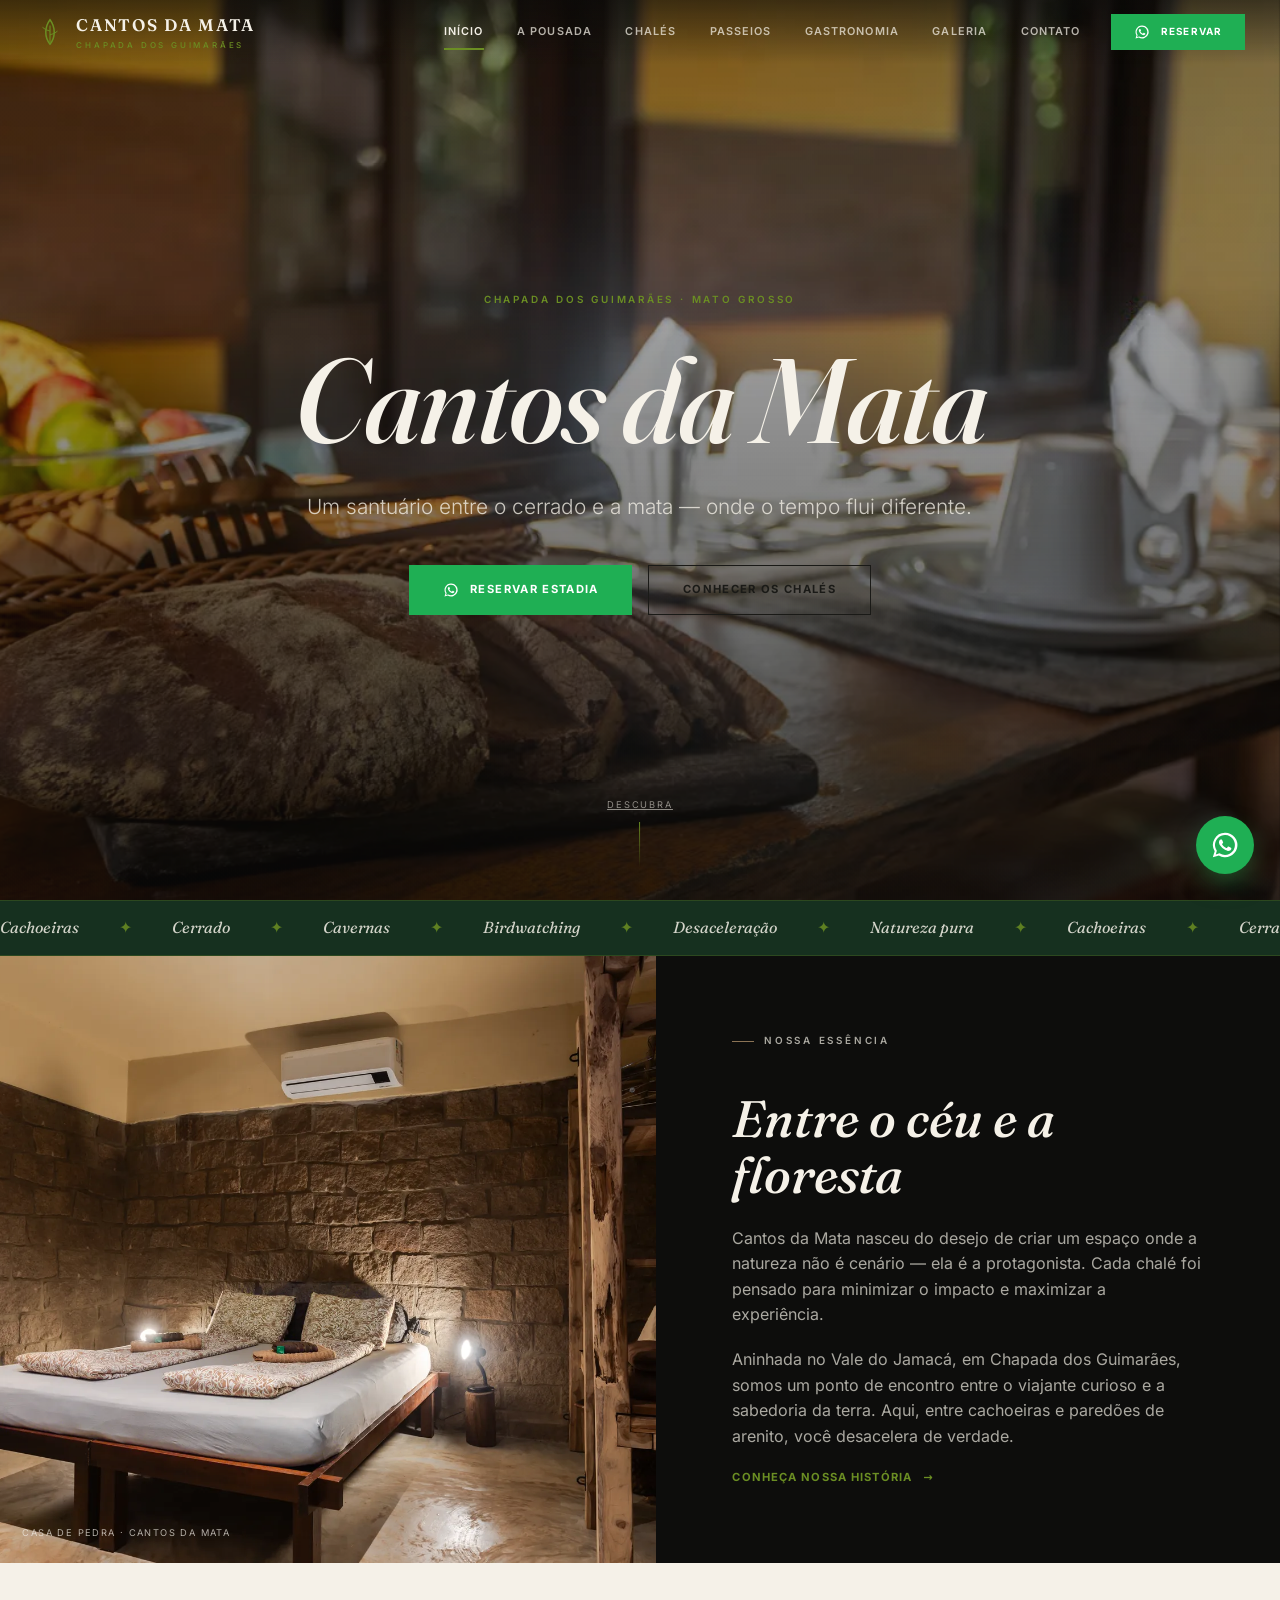
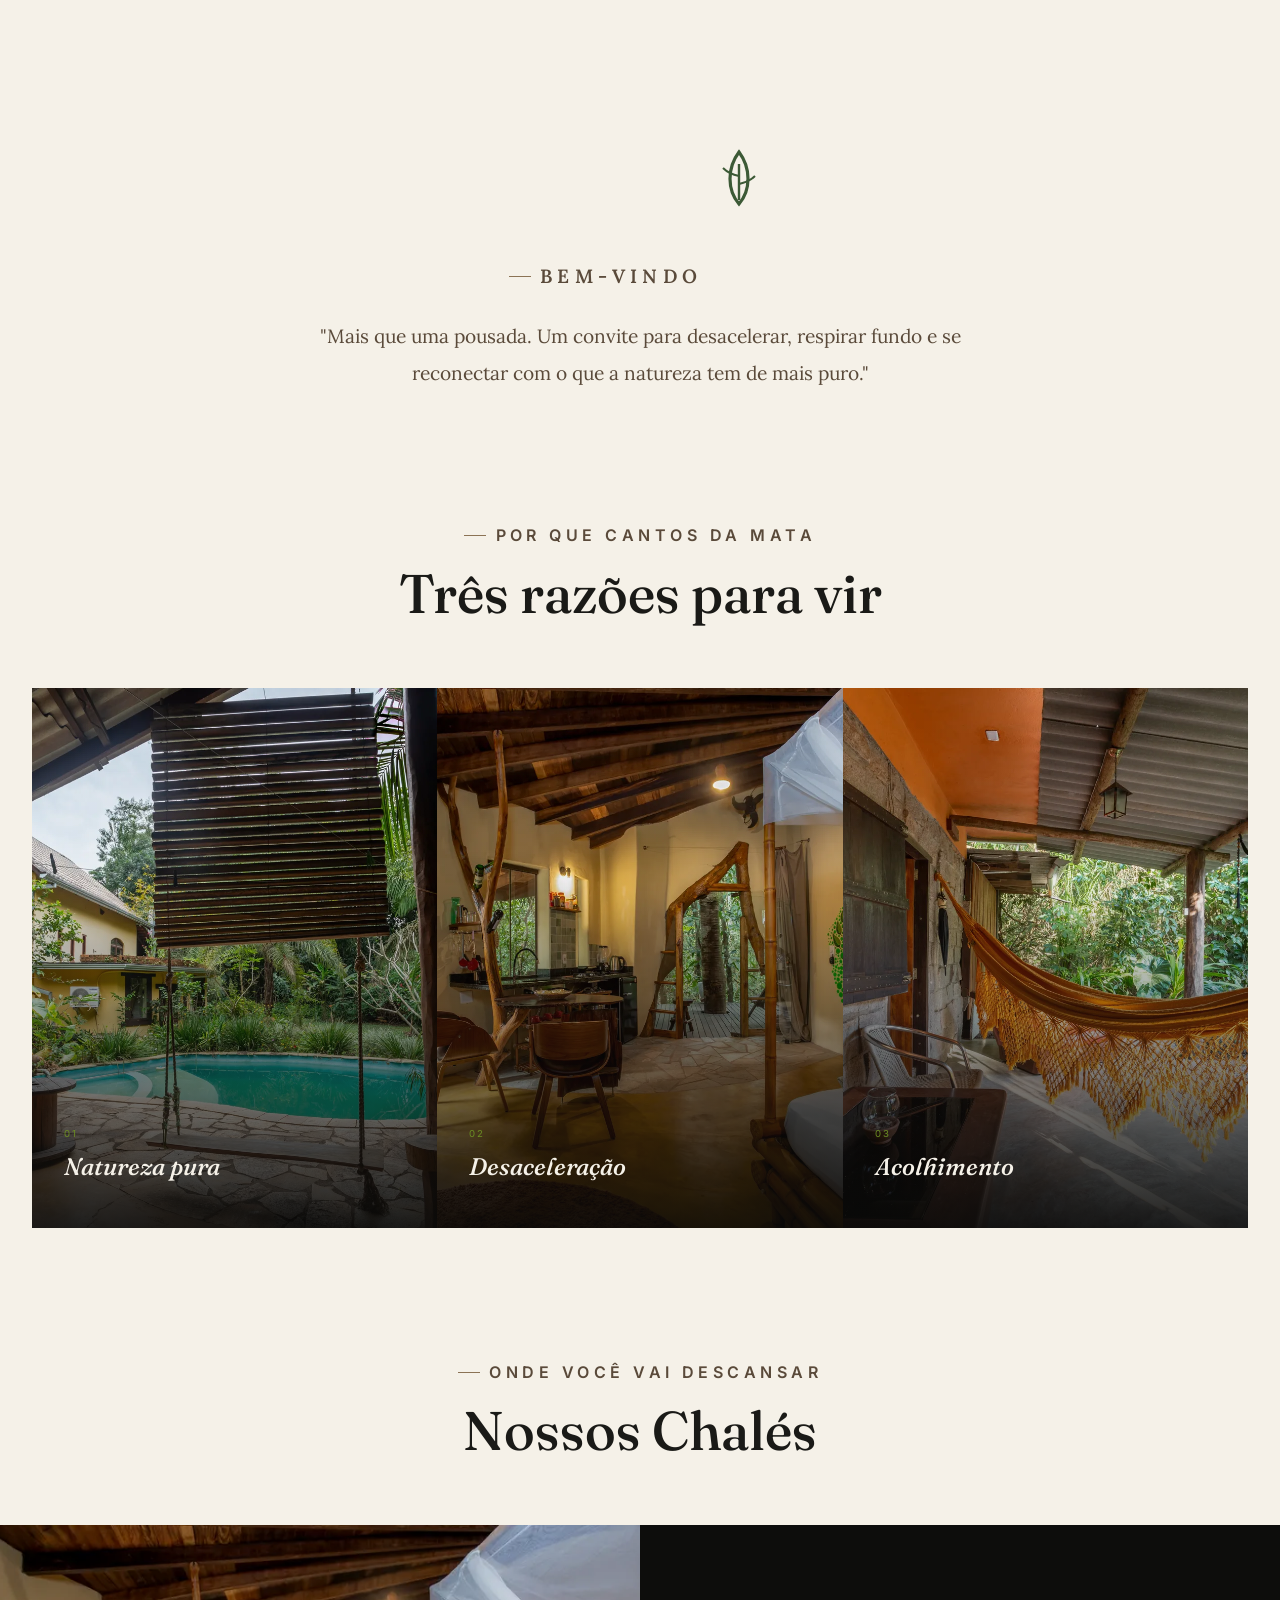
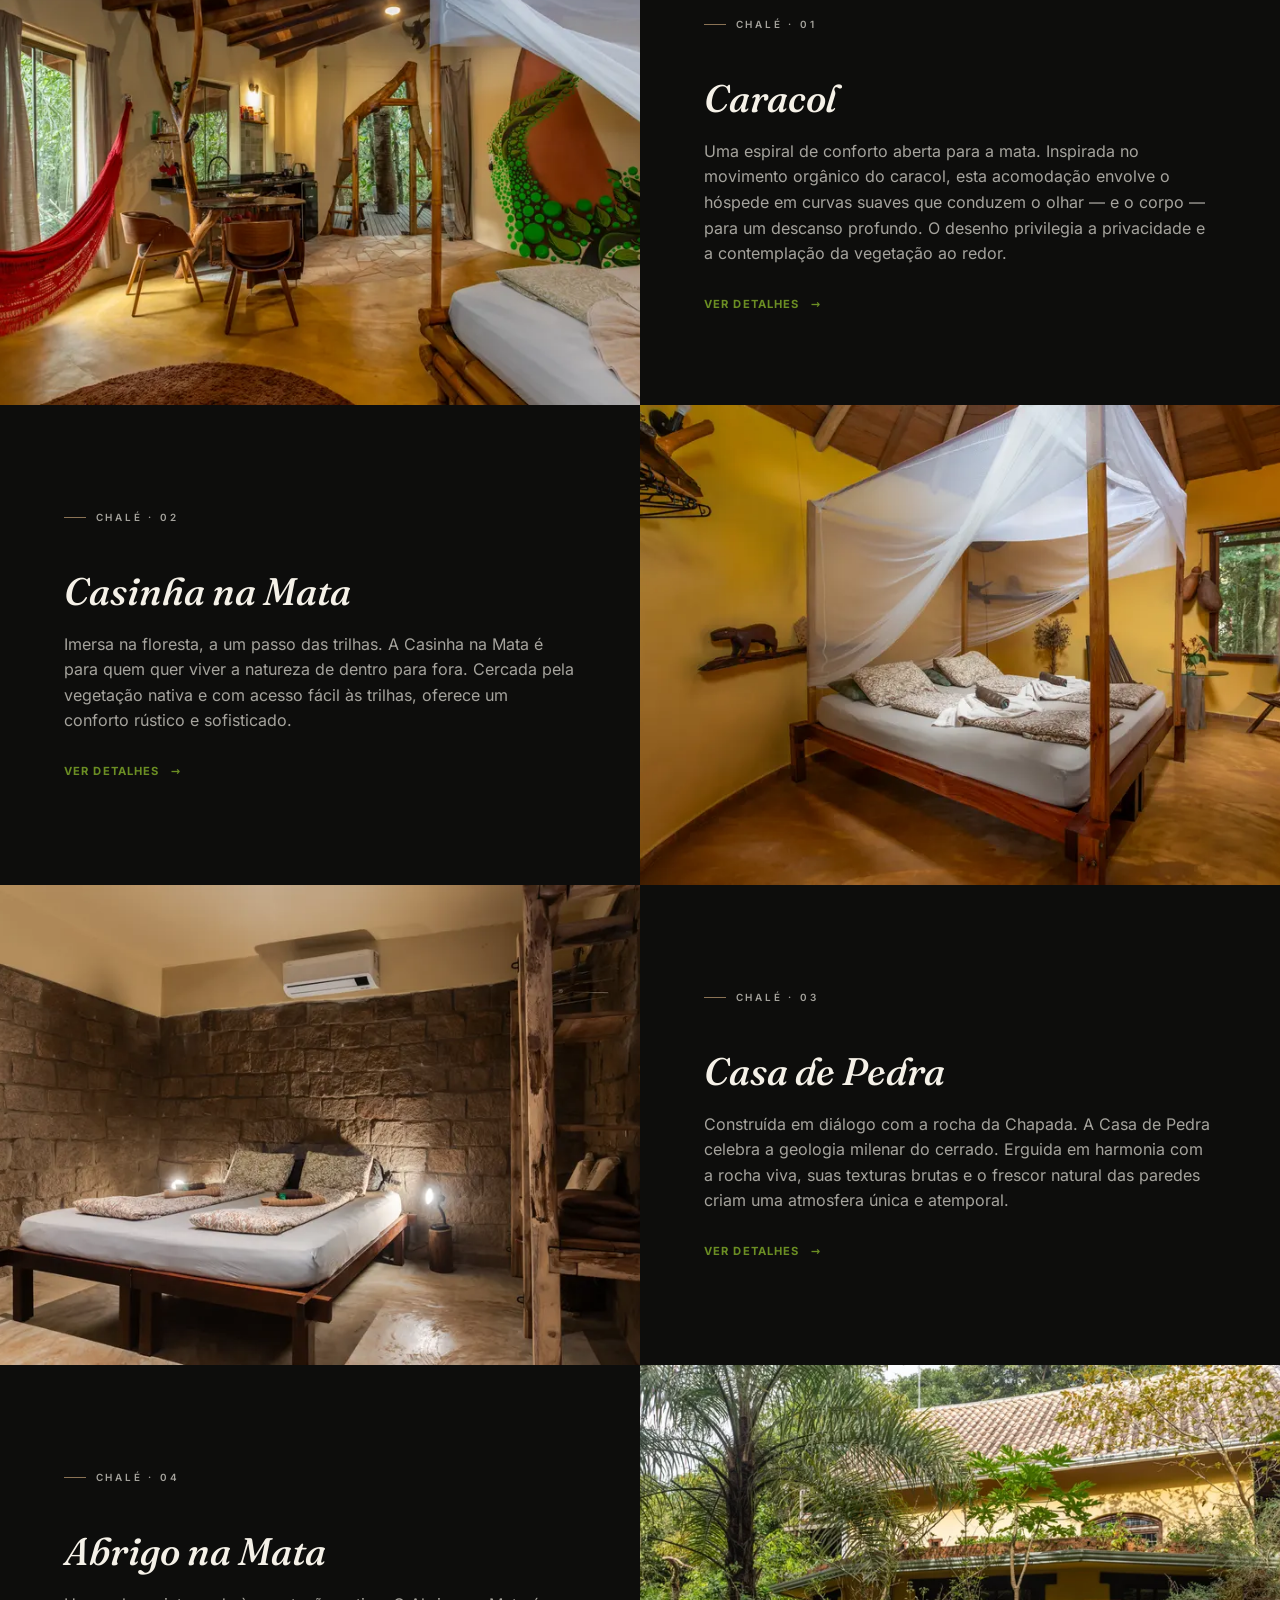
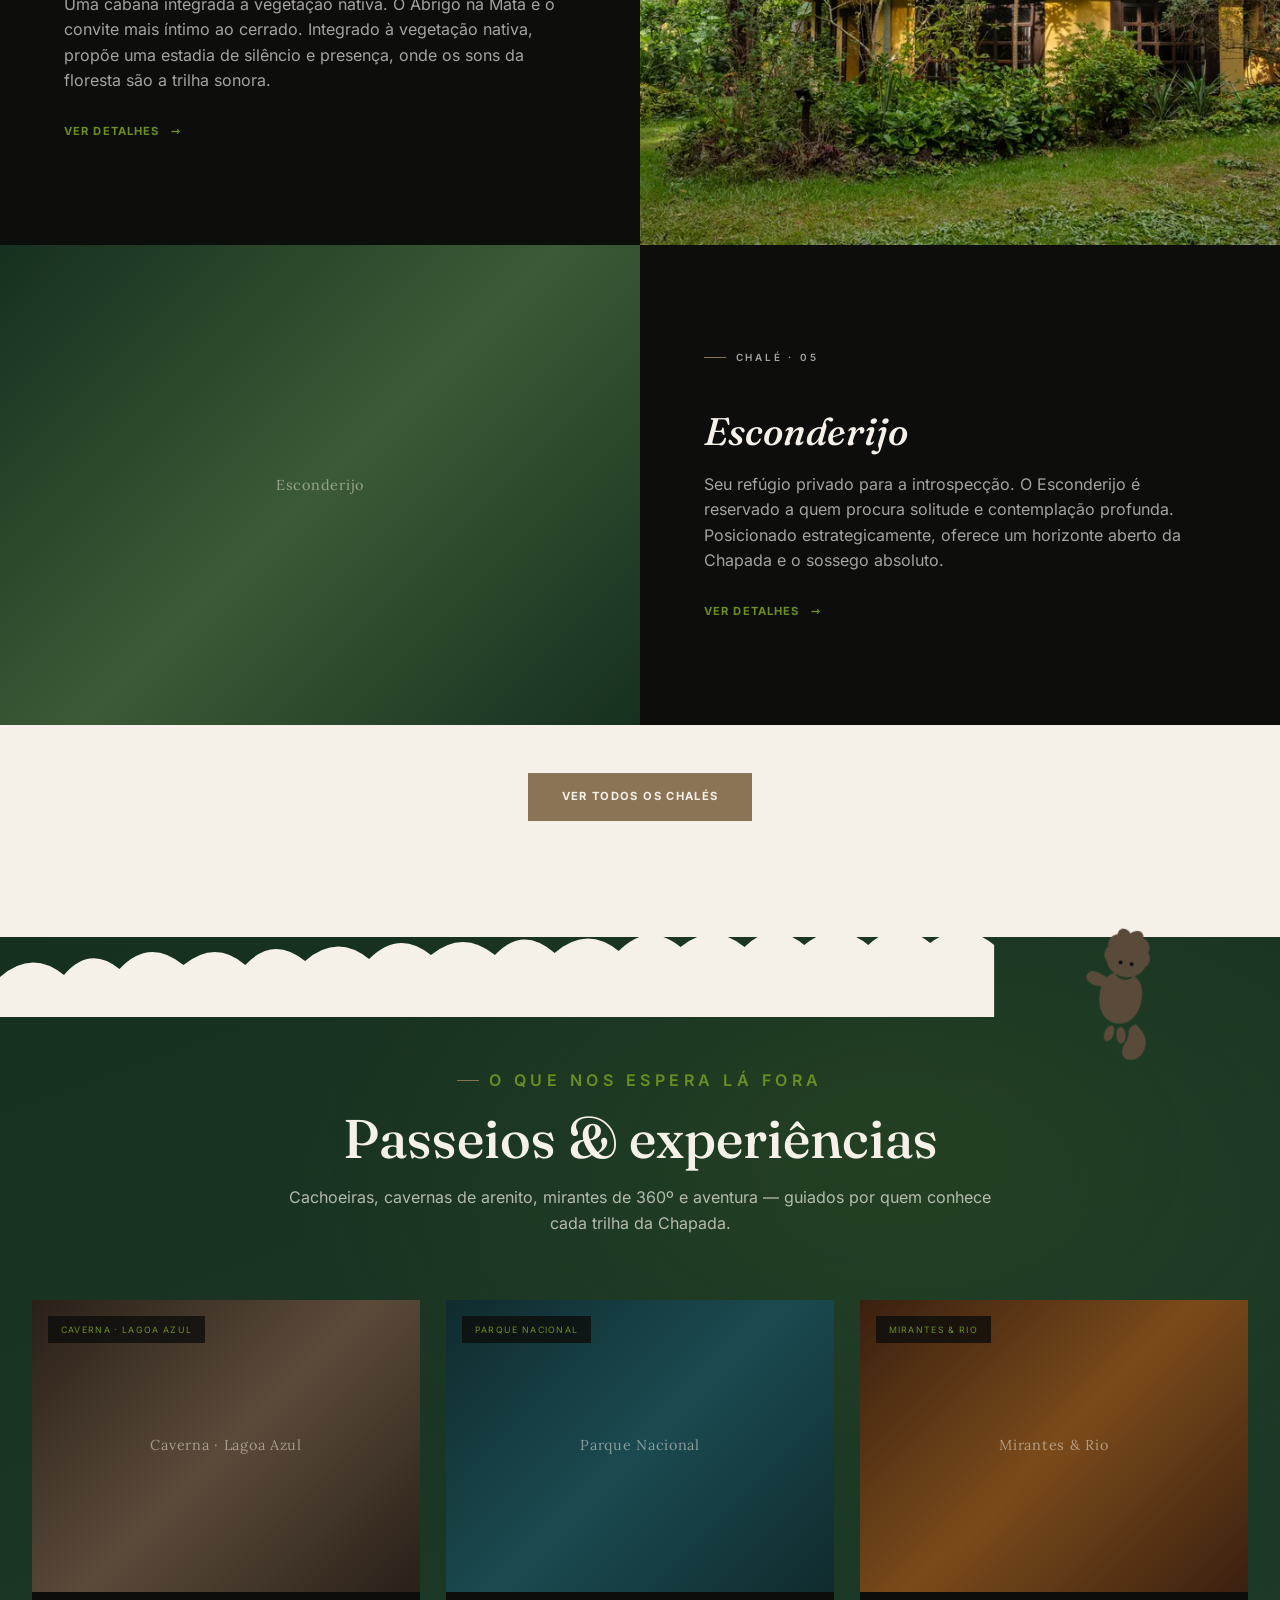
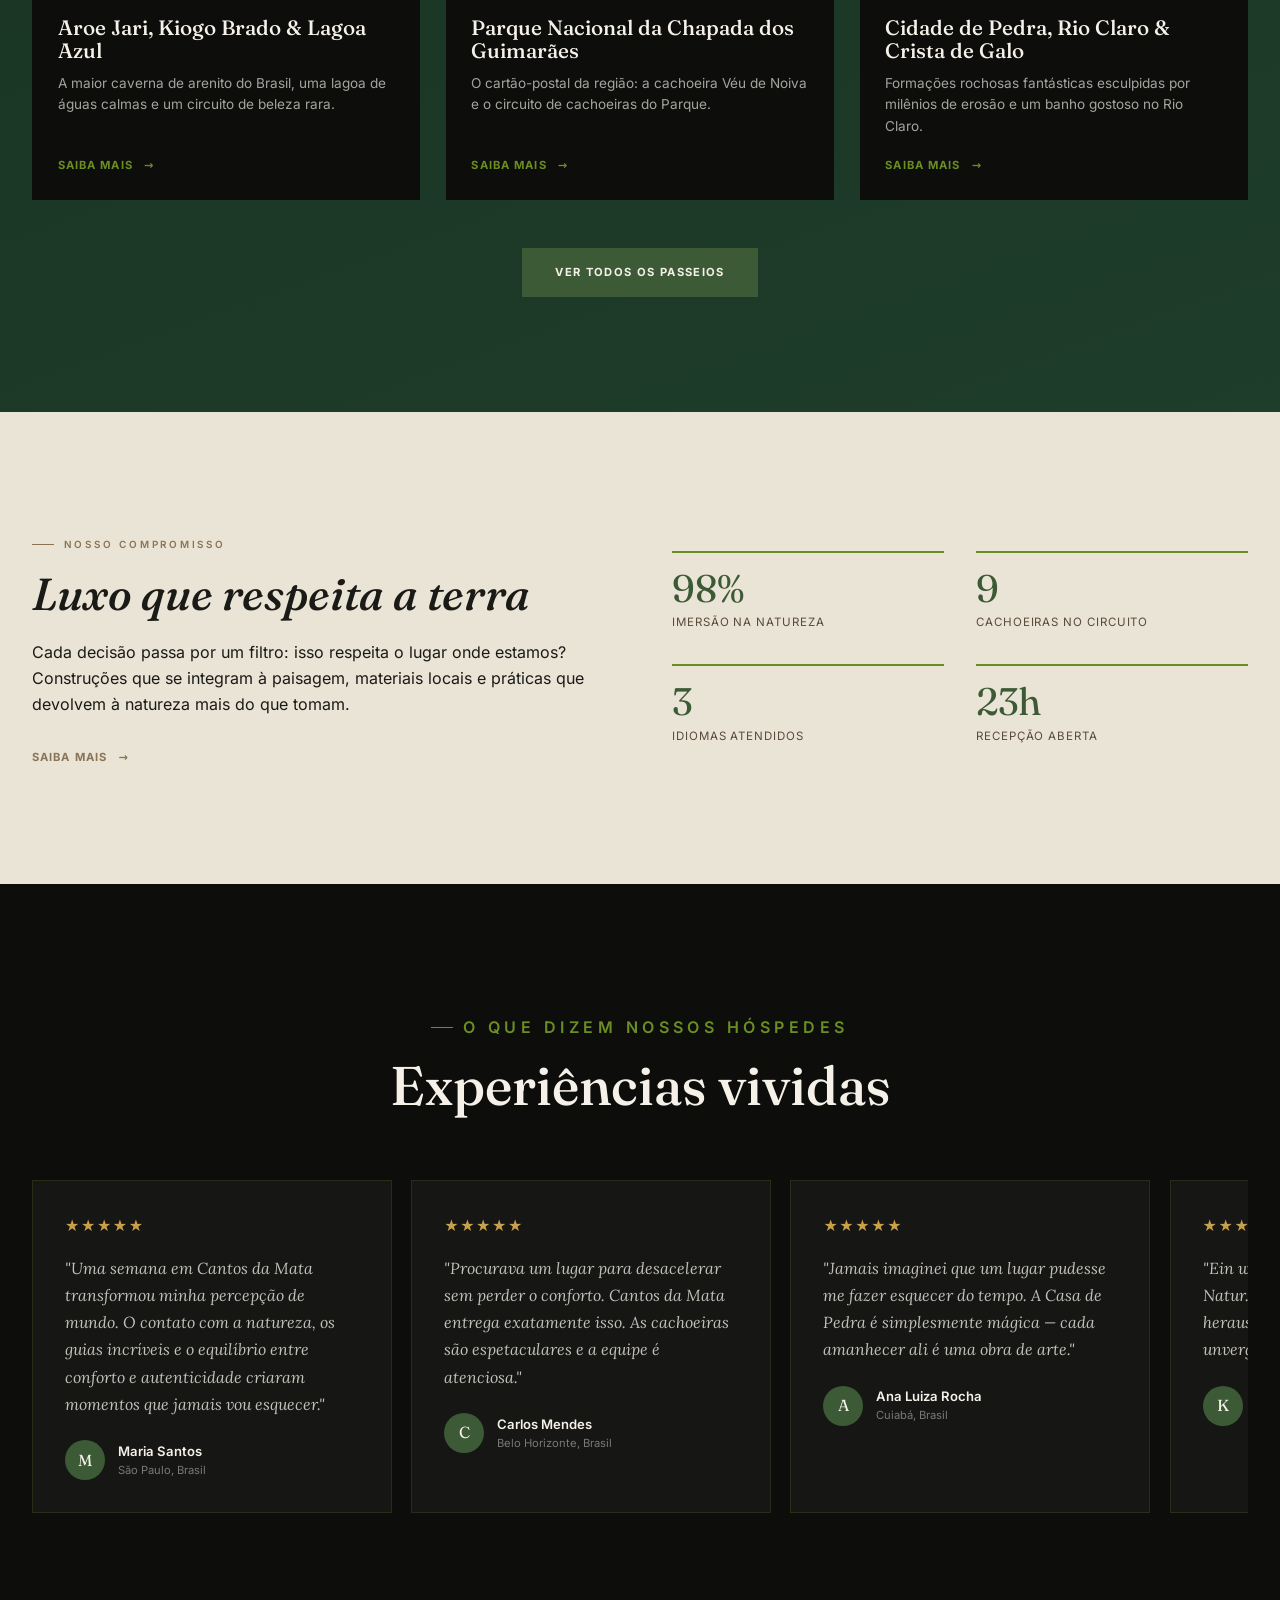
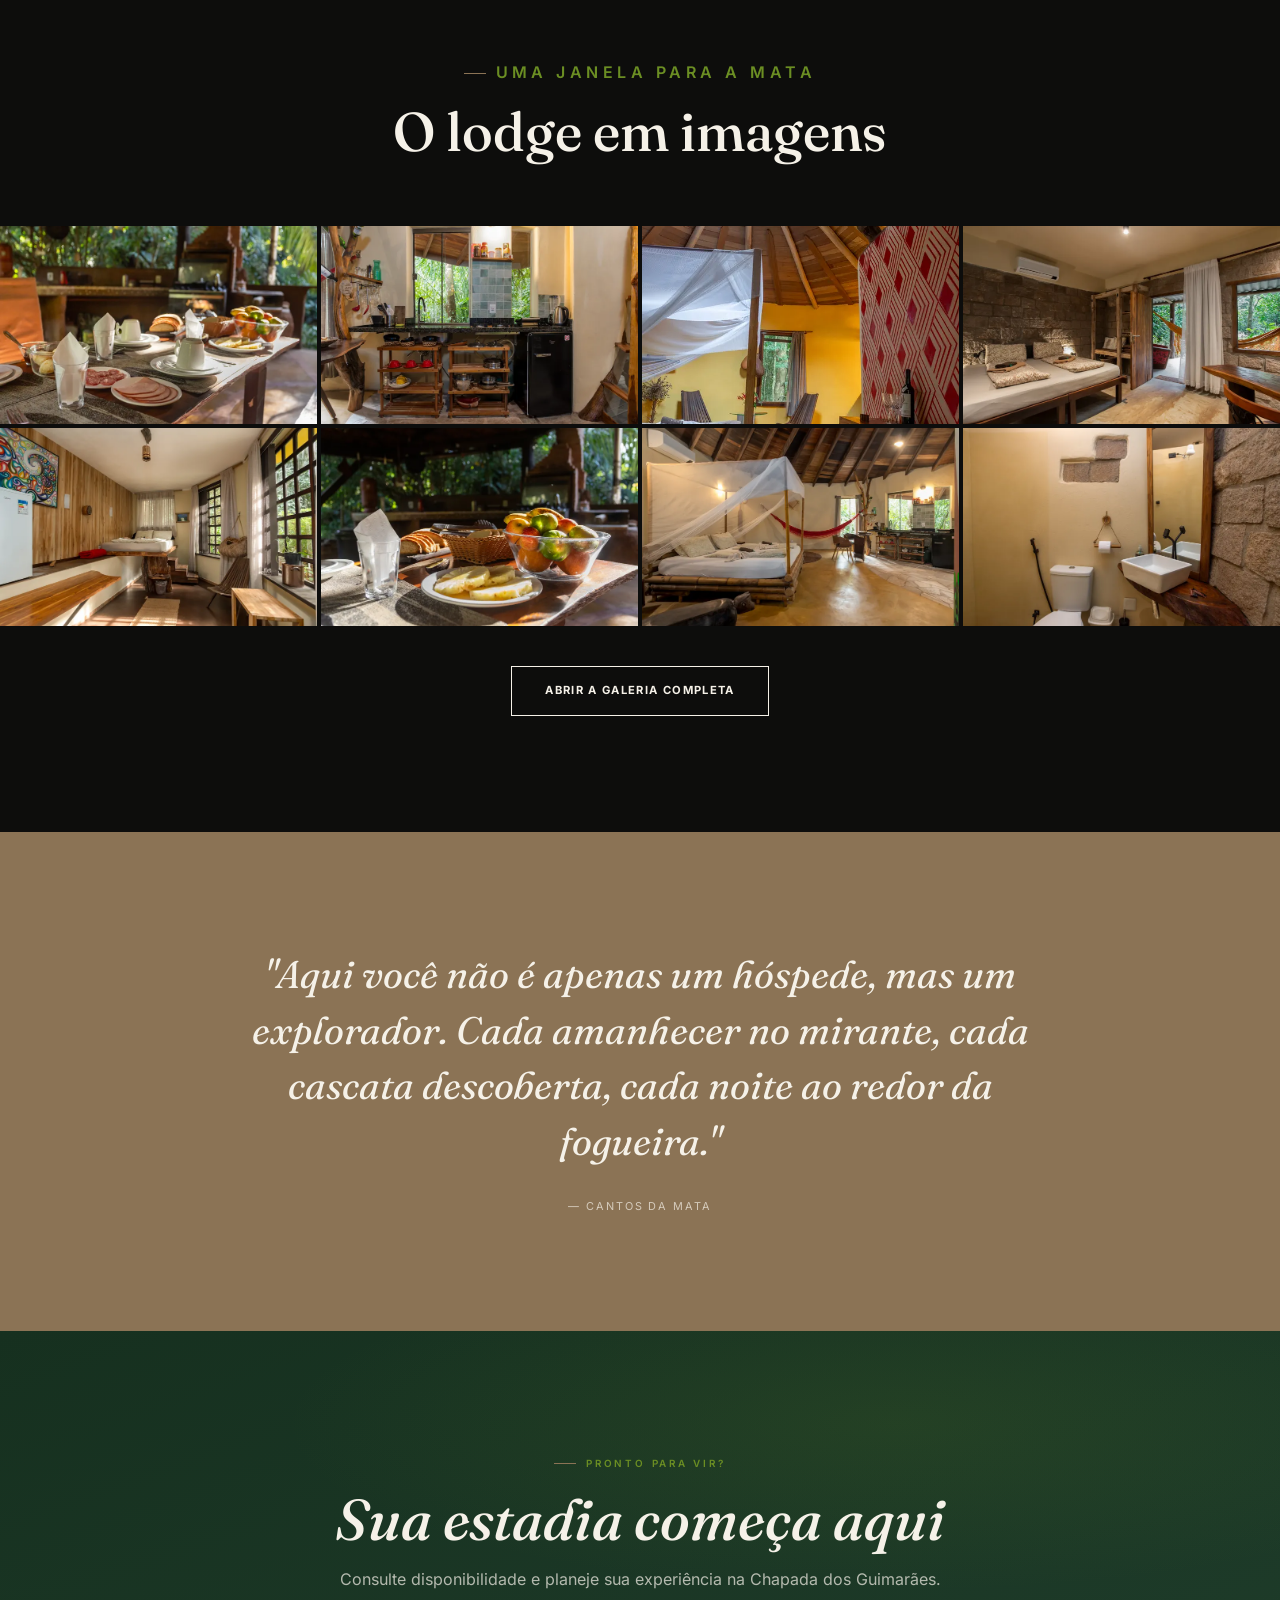
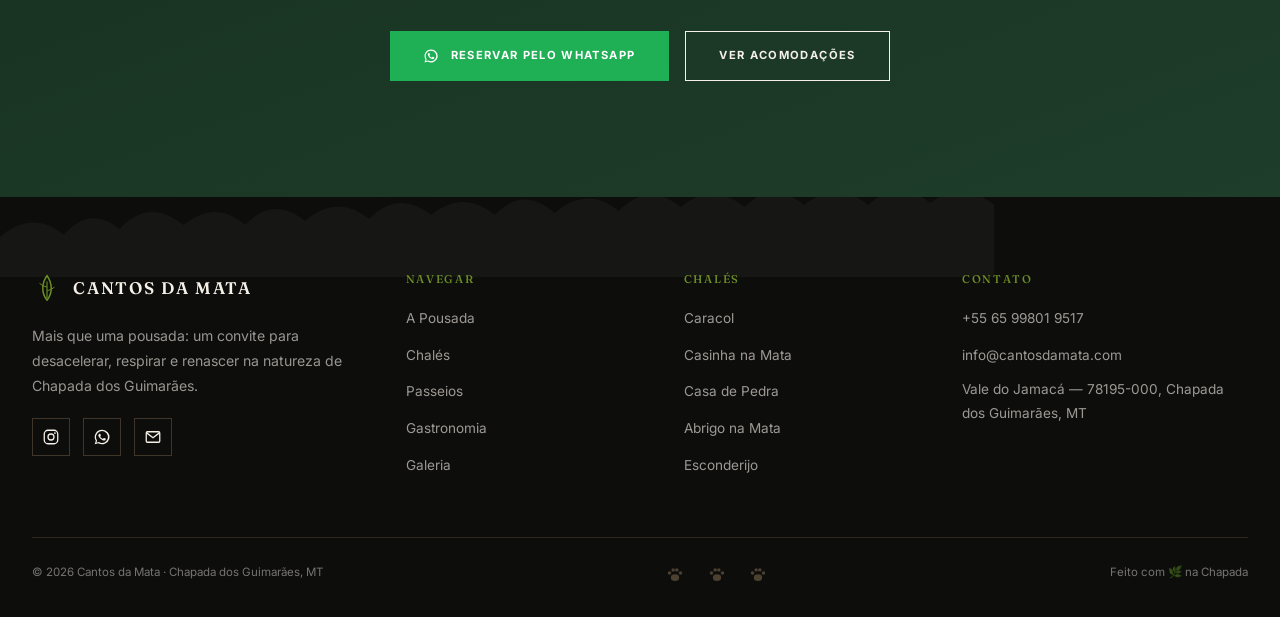
<file: index.html>
<!DOCTYPE html>
<html lang="pt-BR">
<head>
<meta charset="UTF-8">
<meta name="viewport" content="width=device-width, initial-scale=1.0">
<title>Cantos da Mata · Pousada na Chapada dos Guimarães — MT</title>
<meta name="description" content="Pousada Cantos da Mata: um santuário na Chapada dos Guimarães, MT. Chalés imersos na natureza, passeios às cachoeiras e cavernas, café da manhã incluso. Reserve pelo WhatsApp.">
<meta name="theme-color" content="#0d0d0c">

<!-- Open Graph -->
<meta property="og:type" content="website">
<meta property="og:title" content="Cantos da Mata · Pousada na Chapada dos Guimarães">
<meta property="og:description" content="Um santuário na Chapada dos Guimarães. Chalés na mata, cachoeiras e cavernas, café da manhã incluso.">
<meta property="og:locale" content="pt_BR">
<meta property="og:url" content="https://cantosdamata.com/">
<meta property="og:image" content="https://cantosdamata.com/assets/images/areas/areas-01-1600.webp">
<meta name="twitter:card" content="summary_large_image">
<link rel="canonical" href="https://cantosdamata.com/">

<script type="application/ld+json">
{
  "@context": "https://schema.org",
  "@type": "LodgingBusiness",
  "name": "Pousada Cantos da Mata",
  "description": "Pousada na Chapada dos Guimarães, MT. Chalés imersos na mata, passeios às cachoeiras e cavernas, café da manhã incluso.",
  "url": "https://cantosdamata.com/",
  "telephone": "+5565998019517",
  "email": "info@cantosdamata.com",
  "address": { "@type": "PostalAddress", "streetAddress": "Vale do Jamacá", "postalCode": "78195-000", "addressLocality": "Chapada dos Guimarães", "addressRegion": "MT", "addressCountry": "BR" },
  "areaServed": "Chapada dos Guimarães",
  "priceRange": "$$",
  "checkinTime": "13:00",
  "checkoutTime": "11:00",
  "knowsLanguage": ["pt-BR", "en", "de"]
}
</script>

<link rel="icon" href="data:image/svg+xml,<svg xmlns='http://www.w3.org/2000/svg' viewBox='0 0 32 32'><path d='M16 3 C22 11 22 22 16 29 C10 22 10 11 16 3 Z' fill='%236b8e23'/><line x1='16' y1='10' x2='16' y2='27' stroke='%2316301f' stroke-width='1.4'/></svg>">

<link rel="stylesheet" href="assets/css/fonts.css">
<link rel="stylesheet" href="assets/css/styles.css">
</head>
<body class="no-anim">
<a class="skip-link" href="#main">Pular para o conteúdo</a>
<div id="routeStatus" class="sr-only" aria-live="polite" aria-atomic="true"></div>

<!-- ═══ ICON SPRITE (inline, file://-safe) ═══════════════════════════ -->
<svg width="0" height="0" style="position:absolute" aria-hidden="true">
  <symbol id="i-leaf" viewBox="0 0 32 32"><path d="M16 3 C22 11 22 22 16 29 C10 22 10 11 16 3 Z" fill="none" stroke="currentColor" stroke-width="1.6"/><line x1="16" y1="9" x2="16" y2="27" stroke="currentColor" stroke-width="1.2"/><path d="M16 15 Q11 14 8 11 M16 19 Q21 18 24 15" fill="none" stroke="currentColor" stroke-width="1"/></symbol>
  <symbol id="i-check" viewBox="0 0 24 24"><path d="M20 6 L9 17 l-5 -5" fill="none" stroke="currentColor" stroke-width="2.2" stroke-linecap="round" stroke-linejoin="round"/></symbol>
  <symbol id="i-pin" viewBox="0 0 24 24"><path d="M12 2 C8 2 5 5 5 9 c0 5 7 13 7 13 s7 -8 7 -13 c0 -4 -3 -7 -7 -7 Z" fill="none" stroke="currentColor" stroke-width="1.8"/><circle cx="12" cy="9" r="2.4" fill="currentColor"/></symbol>
  <symbol id="i-phone" viewBox="0 0 24 24"><path d="M6 3 h3 l2 5 -2.5 1.5 a11 11 0 0 0 5 5 L21 16 v3 a2 2 0 0 1 -2 2 A16 16 0 0 1 3 5 a2 2 0 0 1 2 -2 Z" fill="none" stroke="currentColor" stroke-width="1.7" stroke-linejoin="round"/></symbol>
  <symbol id="i-mail" viewBox="0 0 24 24"><rect x="3" y="5" width="18" height="14" rx="1.5" fill="none" stroke="currentColor" stroke-width="1.7"/><path d="M3.5 6.5 L12 13 l8.5 -6.5" fill="none" stroke="currentColor" stroke-width="1.7"/></symbol>
  <symbol id="i-clock" viewBox="0 0 24 24"><circle cx="12" cy="12" r="9" fill="none" stroke="currentColor" stroke-width="1.7"/><path d="M12 7 v5 l3.5 2" fill="none" stroke="currentColor" stroke-width="1.7" stroke-linecap="round"/></symbol>
  <symbol id="i-coffee" viewBox="0 0 24 24"><path d="M4 9 h14 v4 a5 5 0 0 1 -5 5 H9 a5 5 0 0 1 -5 -5 Z" fill="none" stroke="currentColor" stroke-width="1.6"/><path d="M18 10 h2.5 a2.5 2.5 0 0 1 0 5 H18" fill="none" stroke="currentColor" stroke-width="1.6"/><path d="M8 3 v2 M12 3 v2" stroke="currentColor" stroke-width="1.6" stroke-linecap="round"/></symbol>
  <symbol id="i-whats" viewBox="0 0 32 32"><path fill="currentColor" d="M16 3a13 13 0 0 0-11 19.7L3 29l6.5-1.9A13 13 0 1 0 16 3Zm0 23.6a10.5 10.5 0 0 1-5.4-1.5l-.4-.2-4 1.1 1.1-3.9-.3-.4A10.6 10.6 0 1 1 16 26.6Zm5.9-7.9c-.3-.2-1.9-.9-2.2-1s-.5-.2-.7.2-.8 1-1 1.2-.4.3-.7.1a8.6 8.6 0 0 1-2.5-1.6 9.5 9.5 0 0 1-1.8-2.2c-.2-.3 0-.5.1-.7l.5-.6a2 2 0 0 0 .3-.6.6.6 0 0 0 0-.6c0-.2-.7-1.7-1-2.3s-.5-.5-.7-.5h-.6a1.2 1.2 0 0 0-.9.4 3.6 3.6 0 0 0-1.1 2.7 6.3 6.3 0 0 0 1.3 3.3 14.4 14.4 0 0 0 5.5 4.9c.8.3 1.4.5 1.9.7a4.5 4.5 0 0 0 2 .1 3.3 3.3 0 0 0 2.2-1.5 2.7 2.7 0 0 0 .2-1.5c-.1-.2-.3-.3-.6-.4Z"/></symbol>
  <symbol id="i-instagram" viewBox="0 0 24 24"><rect x="3" y="3" width="18" height="18" rx="5" fill="none" stroke="currentColor" stroke-width="1.7"/><circle cx="12" cy="12" r="4" fill="none" stroke="currentColor" stroke-width="1.7"/><circle cx="17.2" cy="6.8" r="1.2" fill="currentColor"/></symbol>
  <symbol id="i-facebook" viewBox="0 0 24 24"><path fill="currentColor" d="M14 8.5V6.8c0-.8.2-1.3 1.4-1.3H17V2.6h-2.6c-3 0-4 1.6-4 3.9v2H8.4v3h2V22h3.4v-10.5h2.6l.4-3H14Z"/></symbol>
  <symbol id="i-paw" viewBox="0 0 24 24"><ellipse cx="12" cy="16" rx="4.5" ry="3.6" fill="currentColor"/><circle cx="6" cy="11" r="1.9" fill="currentColor"/><circle cx="10" cy="7.5" r="1.9" fill="currentColor"/><circle cx="14" cy="7.5" r="1.9" fill="currentColor"/><circle cx="18" cy="11" r="1.9" fill="currentColor"/></symbol>
  <!-- capuchin monkey (macaco-prego) silhouette, hanging -->
  <symbol id="i-monkey" viewBox="0 0 100 150">
    <g fill="currentColor">
      <path d="M50 8 c-3 -6 -14 -7 -14 2 c-7 2 -10 9 -8 15 c-4 4 -4 12 1 16 c3 9 12 14 21 14 c9 0 18 -5 21 -14 c5 -4 5 -12 1 -16 c2 -6 -1 -13 -8 -15 c0 -9 -11 -8 -15 -2 Z"/>
      <ellipse cx="50" cy="42" rx="14" ry="11" fill="#0d0d0c" opacity="0.0"/>
      <path d="M40 52 c-8 3 -13 12 -13 24 c0 16 8 30 23 30 c15 0 23 -14 23 -30 c0 -12 -5 -21 -13 -24 c-2 8 -18 8 -20 0 Z"/>
      <path d="M37 60 c-10 -2 -20 -10 -26 -3 c-5 6 4 12 12 12 c6 0 12 -3 16 -5 Z"/>
      <path d="M71 104 c10 6 18 16 12 30 c-5 12 -22 12 -22 0 c0 -8 4 -10 4 -16 c0 -6 -2 -10 6 -14 Z"/>
      <ellipse cx="44" cy="118" rx="5" ry="9" transform="rotate(12 44 118)"/>
      <ellipse cx="57" cy="118" rx="5" ry="9" transform="rotate(-12 57 118)"/>
    </g>
    <circle cx="44" cy="40" r="2.2" fill="#0d0d0c"/><circle cx="56" cy="40" r="2.2" fill="#0d0d0c"/>
  </symbol>
  <symbol id="i-canopy" viewBox="0 0 1200 80" preserveAspectRatio="none">
    <path d="M0 80 V40 q30 -28 60 -2 q24 -30 52 -6 q28 -32 60 -4 q30 -26 58 0 q26 -30 56 -4 q30 -28 60 -2 q28 -30 58 -4 q30 -26 60 0 q26 -30 56 -2 q30 -28 60 -2 q28 -30 58 -4 q30 -26 60 0 q26 -28 56 -2 q30 -26 60 0 q28 -28 58 -2 q30 -24 60 2 V80 Z" fill="currentColor"/>
  </symbol>
</svg>

<div class="scroll-progress" id="scrollProgress"></div>

<!-- ═══ HEADER ═══════════════════════════════════════════════════════ -->
<header class="site-header" id="siteHeader">
  <div class="header-inner">
    <a href="#home" class="brand">
      <svg class="brand-leaf" style="color:var(--green-leaf)"><use href="#i-leaf"/></svg>
      <span class="brand-name">Cantos da Mata<small>Chapada dos Guimarães</small></span>
    </a>

    <nav class="nav">
      <a href="#home" class="nav-link" data-nav="home">Início</a>
      <div class="has-drop">
        <a href="#sobre" class="nav-link" data-nav="sobre">A Pousada</a>
        <div class="drop">
          <a href="#sobre">Nossa essência</a>
          <a href="#sobre-sustentabilidade">Sustentabilidade</a>
          <a href="#contato-infos">Informações úteis</a>
        </div>
      </div>
      <div class="has-drop">
        <a href="#chales" class="nav-link" data-nav="chales">Chalés</a>
        <div class="drop" id="dropChales"></div>
      </div>
      <a href="#passeios" class="nav-link" data-nav="passeios">Passeios</a>
      <a href="#gastronomia" class="nav-link" data-nav="gastronomia">Gastronomia</a>
      <a href="#galeria" class="nav-link" data-nav="galeria">Galeria</a>
      <a href="#contato" class="nav-link" data-nav="contato">Contato</a>
      <a class="btn btn--whats nav-cta" data-whats><svg><use href="#i-whats"/></svg>Reservar</a>
    </nav>

    <button class="nav-toggle" id="navToggle" aria-label="Abrir menu" aria-expanded="false" aria-controls="mobileNav"><span></span><span></span><span></span></button>
  </div>
</header>

<!-- mobile drawer -->
<nav class="mobile-nav" id="mobileNav">
  <a href="#home" class="m-link" data-close>Início</a>
  <button type="button" class="m-link" data-msub="sobre" aria-expanded="false" aria-controls="msub-sobre">A Pousada ▾</button>
  <div class="m-sub" id="msub-sobre">
    <a href="#sobre" data-close>Nossa essência</a>
    <a href="#sobre-sustentabilidade" data-close>Sustentabilidade</a>
    <a href="#contato-infos" data-close>Informações úteis</a>
  </div>
  <button type="button" class="m-link" data-msub="chales" aria-expanded="false" aria-controls="msub-chales">Chalés ▾</button>
  <div class="m-sub" id="msub-chales"></div>
  <a href="#passeios" class="m-link" data-close>Passeios</a>
  <a href="#gastronomia" class="m-link" data-close>Gastronomia</a>
  <a href="#galeria" class="m-link" data-close>Galeria</a>
  <a href="#contato" class="m-link" data-close>Contato</a>
  <a class="btn btn--whats" data-whats data-close style="margin:1.4rem 1.8rem;justify-content:center"><svg><use href="#i-whats"/></svg>Reservar pelo WhatsApp</a>
</nav>

<main id="main" tabindex="-1">

<!-- ════════════════ HOME ════════════════ -->
<section class="route is-active" id="route-home" data-route="home">

  <!-- HERO -->
  <div class="hero">
    <div class="hero-media" data-parallax="0.25">
      <img src="assets/images/areas/areas-01-1600.webp" alt="Cantos da Mata na Chapada dos Guimarães" fetchpriority="high">
    </div>
    <div class="leaf-fall" data-leaves="14"></div>
    <div class="hero-content">
      <p class="eyebrow hero-eyebrow no-line">Chapada dos Guimarães · Mato Grosso</p>
      <h1>Cantos da Mata</h1>
      <p class="hero-tagline">Um santuário entre o cerrado e a mata — onde o tempo flui diferente.</p>
      <div class="hero-actions">
        <a class="btn btn--whats" data-whats><svg><use href="#i-whats"/></svg>Reservar estadia</a>
        <a class="btn btn--outline" href="#chales">Conhecer os chalés</a>
      </div>
    </div>
    <a href="#sobre" class="hero-scroll"><span>Descubra</span><span class="line"></span></a>
  </div>

  <!-- MARQUEE -->
  <div class="marquee" aria-hidden="true">
    <div class="marquee-track">
      <span>Cachoeiras</span><span>Cerrado</span><span>Cavernas</span><span>Birdwatching</span><span>Desaceleração</span><span>Natureza pura</span>
      <span>Cachoeiras</span><span>Cerrado</span><span>Cavernas</span><span>Birdwatching</span><span>Desaceleração</span><span>Natureza pura</span>
    </div>
  </div>

  <!-- INTRO SPLIT -->
  <div class="intro">
    <div class="intro-media" data-reveal="left">
      <img src="assets/images/casa-de-pedra/casa-de-pedra-01-1600.webp" alt="Casa de Pedra — Cantos da Mata">
      <span class="cap">Casa de Pedra · Cantos da Mata</span>
    </div>
    <div class="intro-text">
      <p class="eyebrow" data-reveal>Nossa essência</p>
      <h2 data-reveal data-reveal-delay="1">Entre o céu e a floresta</h2>
      <p data-reveal data-reveal-delay="2">Cantos da Mata nasceu do desejo de criar um espaço onde a natureza não é cenário — ela é a protagonista. Cada chalé foi pensado para minimizar o impacto e maximizar a experiência.</p>
      <p data-reveal data-reveal-delay="3">Aninhada no Vale do Jamacá, em Chapada dos Guimarães, somos um ponto de encontro entre o viajante curioso e a sabedoria da terra. Aqui, entre cachoeiras e paredões de arenito, você desacelera de verdade.</p>
      <a href="#sobre" class="arrow-link on-dark" data-reveal data-reveal-delay="4">Conheça nossa história</a>
    </div>
  </div>

  <!-- INTERLUDE -->
  <section class="section section--cream interlude">
    <div class="container">
      <p class="eyebrow center" data-reveal>Bem-vindo</p>
      <svg class="mark" style="color:var(--green-moss)" data-reveal><use href="#i-leaf"/></svg>
      <p data-reveal data-reveal-delay="1">"Mais que uma pousada. Um convite para desacelerar, respirar fundo e se reconectar com o que a natureza tem de mais puro."</p>
    </div>
  </section>

  <!-- HIGHLIGHTS -->
  <section class="section section--cream" style="padding-top:0">
    <div class="container">
      <div class="section-head">
        <p class="eyebrow center" data-reveal>Por que Cantos da Mata</p>
        <h2 data-reveal data-reveal-delay="1">Três razões para vir</h2>
      </div>
      <div class="highlights">
        <div class="hl" data-reveal>
          <div class="hl-bg" style="background-image:url('assets/images/areas/areas-07-1600.webp')"></div>
          <div class="hl-body"><span class="hl-num">01</span><h3>Natureza pura</h3><p>Cachoeiras cristalinas, trilhas entre cerrado e mata, fauna exuberante a poucos passos do seu chalé.</p></div>
        </div>
        <div class="hl" data-reveal data-reveal-delay="1">
          <div class="hl-bg" style="background-image:url('assets/images/caracol/caracol-01-1600.webp')"></div>
          <div class="hl-body"><span class="hl-num">02</span><h3>Desaceleração</h3><p>Sem pressa. Um espaço projetado para reconectar você com o ritmo da natureza — e com você mesmo.</p></div>
        </div>
        <div class="hl" data-reveal data-reveal-delay="2">
          <div class="hl-bg" style="background-image:url('assets/images/casa-de-pedra/casa-de-pedra-04-1600.webp')"></div>
          <div class="hl-body"><span class="hl-num">03</span><h3>Acolhimento</h3><p>Café da manhã incluso, recepção 24h e um time que fala português, inglês e alemão. Você em casa.</p></div>
        </div>
      </div>
    </div>
  </section>

  <!-- ACCOMMODATIONS PREVIEW (JS) -->
  <section class="section section--cream" style="padding-top:0">
    <div class="container">
      <div class="section-head">
        <p class="eyebrow center" data-reveal>Onde você vai descansar</p>
        <h2 data-reveal data-reveal-delay="1">Nossos Chalés</h2>
      </div>
    </div>
    <div id="homeAccom"></div>
    <div class="container" style="text-align:center;margin-top:3rem">
      <a href="#chales" class="btn btn--primary" data-reveal>Ver todos os chalés</a>
    </div>
  </section>

  <!-- VINE + MONKEY scene -->
  <div class="vine-scene"><div class="monkey-swing" id="monkeySwing" style="color:var(--brown-dark)"><svg viewBox="0 0 100 150" width="92" height="138"><use href="#i-monkey"/></svg></div></div>

  <!-- EXPERIENCES PREVIEW (JS) -->
  <section class="section section--forest" style="position:relative">
    <div class="canopy canopy--top" style="color:var(--cream)"><svg><use href="#i-canopy"/></svg></div>
    <div class="container" style="position:relative;z-index:3">
      <div class="section-head">
        <p class="eyebrow center" style="color:var(--green-leaf)" data-reveal>O que nos espera lá fora</p>
        <h2 data-reveal data-reveal-delay="1">Passeios & experiências</h2>
        <p data-reveal data-reveal-delay="2">Cachoeiras, cavernas de arenito, mirantes de 360º e aventura — guiados por quem conhece cada trilha da Chapada.</p>
      </div>
      <div class="grid-3" id="homeExp"></div>
      <div style="text-align:center;margin-top:3rem"><a href="#passeios" class="btn btn--leaf" data-reveal>Ver todos os passeios</a></div>
    </div>
  </section>

  <!-- SUSTAINABILITY -->
  <section class="section section--beige">
    <div class="container sustain">
      <div class="sustain-text">
        <p class="eyebrow" data-reveal>Nosso compromisso</p>
        <h2 data-reveal data-reveal-delay="1">Luxo que respeita a terra</h2>
        <p data-reveal data-reveal-delay="2">Cada decisão passa por um filtro: isso respeita o lugar onde estamos? Construções que se integram à paisagem, materiais locais e práticas que devolvem à natureza mais do que tomam.</p>
        <p data-reveal data-reveal-delay="3">Não viemos aqui para conquistar a natureza — viemos para celebrá-la.</p>
        <a href="#sobre" class="arrow-link" data-reveal data-reveal-delay="4">Saiba mais</a>
      </div>
      <div class="stats" data-reveal="right">
        <div class="stat"><div class="stat-num" data-count="100" data-suffix="%">0%</div><div class="stat-label">Imersão na natureza</div></div>
        <div class="stat"><div class="stat-num" data-count="9" data-suffix="">0</div><div class="stat-label">Cachoeiras no circuito</div></div>
        <div class="stat"><div class="stat-num" data-count="3" data-suffix="">0</div><div class="stat-label">Idiomas atendidos</div></div>
        <div class="stat"><div class="stat-num" data-count="24" data-suffix="h">0</div><div class="stat-label">Recepção aberta</div></div>
      </div>
    </div>
  </section>

  <!-- TESTIMONIALS (JS) -->
  <section class="section section--dark">
    <div class="container">
      <div class="section-head">
        <p class="eyebrow center" style="color:var(--green-leaf)" data-reveal>O que dizem nossos hóspedes</p>
        <h2 data-reveal data-reveal-delay="1">Experiências vividas</h2>
      </div>
      <div class="testi-track" id="homeTesti"></div>
    </div>
  </section>

  <!-- GALLERY STRIP (JS) -->
  <section class="section section--dark" style="padding-top:0">
    <div class="container">
      <div class="section-head">
        <p class="eyebrow center" style="color:var(--green-leaf)" data-reveal>Uma janela para a mata</p>
        <h2 data-reveal data-reveal-delay="1">O lodge em imagens</h2>
      </div>
    </div>
    <div class="gallery-strip" id="homeGallery"></div>
    <div class="container" style="text-align:center;margin-top:2.5rem"><a href="#galeria" class="btn btn--outline" data-reveal>Abrir a galeria completa</a></div>
  </section>

  <!-- QUOTE -->
  <section class="section quote">
    <div class="container">
      <blockquote data-reveal>"Aqui você não é apenas um hóspede, mas um explorador. Cada amanhecer no mirante, cada cascata descoberta, cada noite ao redor da fogueira."</blockquote>
      <cite data-reveal data-reveal-delay="1">— Cantos da Mata</cite>
    </div>
  </section>

  <!-- FINAL CTA -->
  <section class="section section--forest" style="text-align:center;position:relative">
    <div class="leaf-fall" data-leaves="10"></div>
    <div class="container" style="position:relative;z-index:3">
      <p class="eyebrow center" style="color:var(--green-leaf)" data-reveal>Pronto para vir?</p>
      <h2 style="font-size:clamp(2rem,5vw,3.6rem);font-style:italic;margin:1rem 0" data-reveal data-reveal-delay="1">Sua estadia começa aqui</h2>
      <p style="color:rgba(245,241,232,0.7);margin-bottom:2.4rem" data-reveal data-reveal-delay="2">Consulte disponibilidade e planeje sua experiência na Chapada dos Guimarães.</p>
      <div class="hero-actions" data-reveal data-reveal-delay="3">
        <a class="btn btn--whats" data-whats><svg><use href="#i-whats"/></svg>Reservar pelo WhatsApp</a>
        <a class="btn btn--outline" href="#chales">Ver acomodações</a>
      </div>
    </div>
  </section>
</section>

<!-- ════════════════ SOBRE ════════════════ -->
<section class="route" id="route-sobre" data-route="sobre">
  <div class="page-hero">
    <div class="page-hero-media" data-parallax="0.2"><img src="assets/images/areas/areas-03-1600.webp" alt="Cantos da Mata"></div>
    <div class="container inner">
      <div class="breadcrumb"><a href="#home">Início</a><span>/</span><span>A Pousada</span></div>
      <p class="eyebrow no-line" style="color:var(--green-leaf);margin-top:1rem">Nosso propósito</p>
      <h1>A Pousada</h1>
      <p class="sub">Um refúgio na natureza para restaurar corpo, mente e espírito.</p>
    </div>
  </div>

  <section class="section section--cream">
    <div class="container split">
      <div class="split-text" data-reveal="left">
        <p class="eyebrow">Manifesto</p>
        <h3 style="margin-top:1rem">Não viemos conquistar a natureza</h3>
        <p>Cantos da Mata existe para oferecer uma experiência autêntica e transformadora na Chapada dos Guimarães. Acreditamos que a verdadeira hospitalidade está em harmonizar conforto com responsabilidade ambiental.</p>
        <p>Cada detalhe foi pensado para minimizar impacto e maximizar conexão. Aninhados no Vale do Jamacá, recebemos viajantes do Brasil e do mundo — em português, inglês e alemão — com a mesma vontade de mostrar a beleza do cerrado.</p>
      </div>
      <div class="split-media" data-reveal="right"><img src="assets/images/areas/areas-09-1600.webp" alt="Áreas externas"></div>
    </div>
  </section>

  <section class="section section--forest" id="sobre-sustentabilidade" style="position:relative">
    <div class="canopy canopy--top" style="color:var(--cream)"><svg><use href="#i-canopy"/></svg></div>
    <div class="container" style="position:relative;z-index:3">
      <div class="section-head"><p class="eyebrow center" style="color:var(--green-leaf)" data-reveal>Sustentabilidade</p><h2 data-reveal data-reveal-delay="1">Luxo responsável</h2></div>
      <div class="grid-3">
        <div class="card" data-reveal><div class="card-body"><h3>Integração à paisagem</h3><p>Construções pensadas para se integrar ao cerrado, respeitando a topografia e a vegetação nativa do Vale do Jamacá.</p></div></div>
        <div class="card" data-reveal data-reveal-delay="1"><div class="card-body"><h3>Consumo consciente</h3><p>Práticas de baixo impacto no dia a dia da pousada — do descarte às rotinas de limpeza e ao uso da água.</p></div></div>
        <div class="card" data-reveal data-reveal-delay="2"><div class="card-body"><h3>Economia local</h3><p>Parcerias com guias e operadores da Chapada, valorizando quem conhece e cuida do território.</p></div></div>
      </div>
    </div>
  </section>
</section>

<!-- ════════════════ CHALÉS (overview) ════════════════ -->
<section class="route" id="route-chales" data-route="chales">
  <div class="page-hero">
    <div class="page-hero-media" data-parallax="0.2"><img src="assets/images/caracol/caracol-02-1600.webp" alt="Chalés Cantos da Mata"></div>
    <div class="container inner">
      <div class="breadcrumb"><a href="#home">Início</a><span>/</span><span>Chalés</span></div>
      <p class="eyebrow no-line" style="color:var(--green-leaf);margin-top:1rem">Onde você vai descansar</p>
      <h1>Nossos Chalés</h1>
      <p class="sub">Cada refúgio é uma obra à parte — todos imersos na mata, todos com café da manhã incluso.</p>
    </div>
  </div>
  <section class="section section--cream">
    <div class="container"><div class="lodge-grid" id="lodgeGrid"></div></div>
  </section>
</section>

<!-- ════════════════ CHALÉ (detail, JS-rendered) ════════════════ -->
<section class="route" id="route-chale" data-route="chale"></section>

<!-- ════════════════ PASSEIOS ════════════════ -->
<section class="route" id="route-passeios" data-route="passeios">
  <div class="page-hero">
    <div class="page-hero-media" data-parallax="0.2"><img src="assets/images/areas/areas-11-1600.webp" alt="Passeios na Chapada dos Guimarães"></div>
    <div class="container inner">
      <div class="breadcrumb"><a href="#home">Início</a><span>/</span><span>Passeios</span></div>
      <p class="eyebrow no-line" style="color:var(--green-leaf);margin-top:1rem">A Chapada te espera</p>
      <h1>Passeios</h1>
      <p class="sub">Cachoeiras, cavernas de arenito, mirantes e aventura. Roteiros reais da região, organizados pela recepção.</p>
    </div>
  </div>
  <section class="section section--cream" style="padding-bottom:0">
    <div class="container"><p class="lead" style="max-width:780px;color:var(--brown-dark)" data-reveal>A Chapada dos Guimarães guarda alguns dos cenários mais espetaculares do Brasil. Montamos roteiros para todos os ritmos — do banho tranquilo numa lagoa à descida de duck nas corredeiras.</p></div>
  </section>
  <div id="tourList"></div>
  <section class="section section--beige" style="text-align:center">
    <div class="container">
      <p class="eyebrow center" data-reveal>Monte seu roteiro</p>
      <h2 style="font-style:italic;margin:1rem 0" data-reveal data-reveal-delay="1">Fale com a recepção</h2>
      <p style="color:var(--brown-dark);max-width:560px;margin:0 auto 2rem" data-reveal data-reveal-delay="2">Combinamos os passeios de acordo com sua estadia, ritmo e interesses. Biking e outros passeios sob consulta.</p>
      <a class="btn btn--whats" data-whats data-reveal data-reveal-delay="3"><svg><use href="#i-whats"/></svg>Planejar meus passeios</a>
    </div>
  </section>
</section>

<!-- ════════════════ GASTRONOMIA ════════════════ -->
<section class="route" id="route-gastronomia" data-route="gastronomia">
  <div class="page-hero">
    <div class="page-hero-media" data-parallax="0.2"><img src="assets/images/areas/areas-02-1600.webp" alt="Gastronomia Cantos da Mata"></div>
    <div class="container inner">
      <div class="breadcrumb"><a href="#home">Início</a><span>/</span><span>Gastronomia</span></div>
      <p class="eyebrow no-line" style="color:var(--green-leaf);margin-top:1rem">Sabores da Chapada</p>
      <h1>Gastronomia</h1>
      <p class="sub">A manhã começa devagar, com um café caprichado. À noite, jantar sob encomenda e churrasco sob as estrelas.</p>
    </div>
  </div>
  <section class="section section--cream">
    <div class="container split">
      <div class="split-media" data-reveal="left"><img src="assets/images/areas/areas-04-1600.webp" alt="Café da manhã"></div>
      <div class="split-text" data-reveal="right">
        <p class="eyebrow"><svg style="width:16px;height:16px;color:var(--green-moss)"><use href="#i-coffee"/></svg> Café da manhã</p>
        <h3 style="margin-top:1rem">A manhã sem pressa</h3>
        <p>Incluso na diária e servido das 7h às 9h, nosso café da manhã reúne o que a região tem de melhor para começar bem o dia — antes de cair na trilha ou simplesmente contemplar a mata.</p>
      </div>
    </div>
    <div class="container split flip" style="margin-top:4rem">
      <div class="split-media" data-reveal="right"><img src="assets/images/areas/areas-06-1600.webp" alt="Jantar e churrasco"></div>
      <div class="split-text" data-reveal="left">
        <p class="eyebrow">Jantar & churrasco</p>
        <h3 style="margin-top:1rem">Noites à luz do cerrado</h3>
        <p>O jantar é servido sob encomenda — basta avisar com um dia de antecedência. Às 19h, por R$ 60 por pessoa, com a opção de noites de churrasco sob consulta.</p>
        <a class="btn btn--leaf" data-whats style="margin-top:0.6rem"><svg><use href="#i-whats"/></svg>Reservar jantar</a>
      </div>
    </div>
  </section>
</section>

<!-- ════════════════ GALERIA ════════════════ -->
<section class="route" id="route-galeria" data-route="galeria">
  <div class="page-hero" style="min-height:55vh">
    <div class="page-hero-media" data-parallax="0.2"><img src="assets/images/casinha/casinha-01-1600.webp" alt="Galeria Cantos da Mata"></div>
    <div class="container inner">
      <div class="breadcrumb"><a href="#home">Início</a><span>/</span><span>Galeria</span></div>
      <p class="eyebrow no-line" style="color:var(--green-leaf);margin-top:1rem">O lodge em imagens</p>
      <h1>Galeria</h1>
    </div>
  </div>
  <section class="section section--dark"><div class="container"><div id="galleryFilters" style="display:flex;gap:0.6rem;flex-wrap:wrap;justify-content:center;margin-bottom:2rem"></div><div class="gallery-grid" id="fullGallery"></div></div></section>
</section>

<!-- ════════════════ CONTATO ════════════════ -->
<section class="route" id="route-contato" data-route="contato">
  <div class="page-hero" style="min-height:55vh">
    <div class="page-hero-media" data-parallax="0.2"><img src="assets/images/areas/areas-12-1600.webp" alt="Contato Cantos da Mata"></div>
    <div class="container inner">
      <div class="breadcrumb"><a href="#home">Início</a><span>/</span><span>Contato</span></div>
      <p class="eyebrow no-line" style="color:var(--green-leaf);margin-top:1rem">Estamos prontos para receber você</p>
      <h1>Contato & Reservas</h1>
    </div>
  </div>
  <section class="section section--cream">
    <div class="container contact-grid">
      <div data-reveal="left">
        <div class="contact-card">
          <h3>Fale com a gente</h3>
          <div class="contact-item"><svg><use href="#i-whats"/></svg><div><span class="k">WhatsApp · Reservas</span><a data-whats id="contactWhats"></a></div></div>
          <div class="contact-item"><svg><use href="#i-mail"/></svg><div><span class="k">Email</span><a id="contactMail"></a></div></div>
          <div class="contact-item"><svg><use href="#i-pin"/></svg><div><span class="k">Endereço</span><span id="contactAddr"></span></div></div>
          <div class="contact-item"><svg><use href="#i-clock"/></svg><div><span class="k">Recepção</span><span>Aberta 24 horas · Check-in 13h · Check-out 11h</span></div></div>
          <a class="btn btn--whats" data-whats style="width:100%;justify-content:center;margin-top:1.6rem"><svg><use href="#i-whats"/></svg>Reservar agora</a>
        </div>
      </div>
      <div data-reveal="right">
        <p class="eyebrow">Prefere escrever?</p>
        <h3 style="font-style:italic;margin:1rem 0 1.6rem">Envie uma mensagem</h3>
        <form id="contactForm">
          <div class="form-row">
            <div class="field"><label for="f-nome">Nome</label><input id="f-nome" type="text" name="nome" required></div>
            <div class="field"><label for="f-email">Email</label><input id="f-email" type="email" name="email" required></div>
          </div>
          <div class="field"><label for="f-msg">Mensagem</label><textarea id="f-msg" name="msg" placeholder="Datas, número de hóspedes, dúvidas..." required></textarea></div>
          <button type="submit" class="btn btn--primary">Enviar pelo WhatsApp</button>
        </form>
      </div>
    </div>
  </section>

  <section class="section section--beige" id="contato-infos" style="padding-top:0">
    <div class="container">
      <div class="section-head"><p class="eyebrow center" data-reveal>Antes de chegar</p><h2 data-reveal data-reveal-delay="1">Informações úteis</h2></div>
      <ul class="info-list" id="infoList" data-reveal></ul>
    </div>
  </section>

  <iframe class="map-embed" id="mapEmbed" loading="lazy" referrerpolicy="no-referrer-when-downgrade" title="Localização Cantos da Mata"></iframe>
</section>

</main>

<!-- ═══ FOOTER ═══════════════════════════════════════════════════════ -->
<footer class="site-footer">
  <div class="canopy canopy--top" style="color:var(--cream);opacity:0.04"><svg><use href="#i-canopy"/></svg></div>
  <div class="container">
    <div class="footer-grid">
      <div class="footer-brand">
        <a href="#home" class="brand"><svg style="width:30px;height:30px;color:var(--green-leaf)"><use href="#i-leaf"/></svg><span class="brand-name">Cantos da Mata</span></a>
        <p>Mais que uma pousada: um convite para desacelerar, respirar e renascer na natureza de Chapada dos Guimarães.</p>
        <div class="social">
          <a href="#" id="footIg" target="_blank" rel="noopener" aria-label="Instagram"><svg><use href="#i-instagram"/></svg></a>
          <a data-whats aria-label="WhatsApp"><svg><use href="#i-whats"/></svg></a>
          <a id="footMail" aria-label="Email"><svg><use href="#i-mail"/></svg></a>
        </div>
      </div>
      <div class="footer-col"><h4>Navegar</h4><ul>
        <li><a href="#sobre">A Pousada</a></li><li><a href="#chales">Chalés</a></li><li><a href="#passeios">Passeios</a></li><li><a href="#gastronomia">Gastronomia</a></li><li><a href="#galeria">Galeria</a></li>
      </ul></div>
      <div class="footer-col"><h4>Chalés</h4><ul id="footLodges"></ul></div>
      <div class="footer-col"><h4>Contato</h4><ul>
        <li><a data-whats id="footWhats"></a></li>
        <li><a id="footMail2"></a></li>
        <li><p id="footAddr"></p></li>
      </ul></div>
    </div>
    <div class="footer-bottom">
      <span>© <span id="year"></span> Cantos da Mata · Chapada dos Guimarães, MT</span>
      <span class="paw-trail" aria-hidden="true"><svg><use href="#i-paw"/></svg><svg><use href="#i-paw"/></svg><svg><use href="#i-paw"/></svg></span>
      <span>Feito com 🌿 na Chapada</span>
    </div>
  </div>
</footer>

<a class="fab-whats" data-whats aria-label="Reservar pelo WhatsApp"><svg><use href="#i-whats"/></svg></a>

<!-- lightbox -->
<div class="lightbox" id="lightbox" role="dialog" aria-modal="true" aria-label="Galeria de imagens">
  <button class="lb-btn lb-close" id="lbClose" aria-label="Fechar">×</button>
  <button class="lb-btn lb-prev" id="lbPrev" aria-label="Anterior">‹</button>
  <img id="lbImg" alt="">
  <button class="lb-btn lb-next" id="lbNext" aria-label="Próxima">›</button>
  <span class="lb-count" id="lbCount"></span>
</div>

<!-- ═══ SCRIPTS (vendored, file://-safe) ═════════════════════════════ -->
<script src="assets/js/vendor/gsap.min.js"></script>
<script src="assets/js/vendor/ScrollTrigger.min.js"></script>
<script src="assets/js/vendor/lenis.min.js"></script>
<script src="assets/js/gallery-data.js"></script>
<script src="assets/js/content.js"></script>
<script src="assets/js/main.js"></script>
<script src="assets/js/animations.js"></script>
</body>
</html>
</file>
<file: assets/css/fonts.css>
/* AUTO-GERADO por tools fetch-fonts.js — fontes locais (subset latim), offline-ok */
@font-face{font-family:'Fraunces';font-style:italic;font-weight:400;font-display:swap;src:url('../fonts/fraunces-italic-400.woff2') format('woff2');unicode-range:U+0000-00FF, U+0131, U+0152-0153, U+02BB-02BC, U+02C6, U+02DA, U+02DC, U+0304, U+0308, U+0329, U+2000-206F, U+20AC, U+2122, U+2191, U+2193, U+2212, U+2215, U+FEFF, U+FFFD;}
@font-face{font-family:'Fraunces';font-style:italic;font-weight:500;font-display:swap;src:url('../fonts/fraunces-italic-500.woff2') format('woff2');unicode-range:U+0000-00FF, U+0131, U+0152-0153, U+02BB-02BC, U+02C6, U+02DA, U+02DC, U+0304, U+0308, U+0329, U+2000-206F, U+20AC, U+2122, U+2191, U+2193, U+2212, U+2215, U+FEFF, U+FFFD;}
@font-face{font-family:'Fraunces';font-style:normal;font-weight:400;font-display:swap;src:url('../fonts/fraunces-normal-400.woff2') format('woff2');unicode-range:U+0000-00FF, U+0131, U+0152-0153, U+02BB-02BC, U+02C6, U+02DA, U+02DC, U+0304, U+0308, U+0329, U+2000-206F, U+20AC, U+2122, U+2191, U+2193, U+2212, U+2215, U+FEFF, U+FFFD;}
@font-face{font-family:'Fraunces';font-style:normal;font-weight:500;font-display:swap;src:url('../fonts/fraunces-normal-500.woff2') format('woff2');unicode-range:U+0000-00FF, U+0131, U+0152-0153, U+02BB-02BC, U+02C6, U+02DA, U+02DC, U+0304, U+0308, U+0329, U+2000-206F, U+20AC, U+2122, U+2191, U+2193, U+2212, U+2215, U+FEFF, U+FFFD;}
@font-face{font-family:'Fraunces';font-style:normal;font-weight:600;font-display:swap;src:url('../fonts/fraunces-normal-600.woff2') format('woff2');unicode-range:U+0000-00FF, U+0131, U+0152-0153, U+02BB-02BC, U+02C6, U+02DA, U+02DC, U+0304, U+0308, U+0329, U+2000-206F, U+20AC, U+2122, U+2191, U+2193, U+2212, U+2215, U+FEFF, U+FFFD;}
@font-face{font-family:'Inter';font-style:normal;font-weight:300;font-display:swap;src:url('../fonts/inter-normal-300.woff2') format('woff2');unicode-range:U+0000-00FF, U+0131, U+0152-0153, U+02BB-02BC, U+02C6, U+02DA, U+02DC, U+0304, U+0308, U+0329, U+2000-206F, U+20AC, U+2122, U+2191, U+2193, U+2212, U+2215, U+FEFF, U+FFFD;}
@font-face{font-family:'Inter';font-style:normal;font-weight:400;font-display:swap;src:url('../fonts/inter-normal-400.woff2') format('woff2');unicode-range:U+0000-00FF, U+0131, U+0152-0153, U+02BB-02BC, U+02C6, U+02DA, U+02DC, U+0304, U+0308, U+0329, U+2000-206F, U+20AC, U+2122, U+2191, U+2193, U+2212, U+2215, U+FEFF, U+FFFD;}
@font-face{font-family:'Inter';font-style:normal;font-weight:500;font-display:swap;src:url('../fonts/inter-normal-500.woff2') format('woff2');unicode-range:U+0000-00FF, U+0131, U+0152-0153, U+02BB-02BC, U+02C6, U+02DA, U+02DC, U+0304, U+0308, U+0329, U+2000-206F, U+20AC, U+2122, U+2191, U+2193, U+2212, U+2215, U+FEFF, U+FFFD;}
@font-face{font-family:'Inter';font-style:normal;font-weight:600;font-display:swap;src:url('../fonts/inter-normal-600.woff2') format('woff2');unicode-range:U+0000-00FF, U+0131, U+0152-0153, U+02BB-02BC, U+02C6, U+02DA, U+02DC, U+0304, U+0308, U+0329, U+2000-206F, U+20AC, U+2122, U+2191, U+2193, U+2212, U+2215, U+FEFF, U+FFFD;}
@font-face{font-family:'Inter';font-style:normal;font-weight:700;font-display:swap;src:url('../fonts/inter-normal-700.woff2') format('woff2');unicode-range:U+0000-00FF, U+0131, U+0152-0153, U+02BB-02BC, U+02C6, U+02DA, U+02DC, U+0304, U+0308, U+0329, U+2000-206F, U+20AC, U+2122, U+2191, U+2193, U+2212, U+2215, U+FEFF, U+FFFD;}
@font-face{font-family:'Lora';font-style:italic;font-weight:400;font-display:swap;src:url('../fonts/lora-italic-400.woff2') format('woff2');unicode-range:U+0000-00FF, U+0131, U+0152-0153, U+02BB-02BC, U+02C6, U+02DA, U+02DC, U+0304, U+0308, U+0329, U+2000-206F, U+20AC, U+2122, U+2191, U+2193, U+2212, U+2215, U+FEFF, U+FFFD;}
@font-face{font-family:'Lora';font-style:normal;font-weight:400;font-display:swap;src:url('../fonts/lora-normal-400.woff2') format('woff2');unicode-range:U+0000-00FF, U+0131, U+0152-0153, U+02BB-02BC, U+02C6, U+02DA, U+02DC, U+0304, U+0308, U+0329, U+2000-206F, U+20AC, U+2122, U+2191, U+2193, U+2212, U+2215, U+FEFF, U+FFFD;}
@font-face{font-family:'Lora';font-style:normal;font-weight:500;font-display:swap;src:url('../fonts/lora-normal-500.woff2') format('woff2');unicode-range:U+0000-00FF, U+0131, U+0152-0153, U+02BB-02BC, U+02C6, U+02DA, U+02DC, U+0304, U+0308, U+0329, U+2000-206F, U+20AC, U+2122, U+2191, U+2193, U+2212, U+2215, U+FEFF, U+FFFD;}
@font-face{font-family:'Lora';font-style:normal;font-weight:600;font-display:swap;src:url('../fonts/lora-normal-600.woff2') format('woff2');unicode-range:U+0000-00FF, U+0131, U+0152-0153, U+02BB-02BC, U+02C6, U+02DA, U+02DC, U+0304, U+0308, U+0329, U+2000-206F, U+20AC, U+2122, U+2191, U+2193, U+2212, U+2215, U+FEFF, U+FFFD;}
</file>
<file: assets/css/styles.css>
/* ═══════════════════════════════════════════════════════════════════════
   CANTOS DA MATA · Pousada — Chapada dos Guimarães, MT
   Static, build-free, animated. Forest editorial design system.
   ═══════════════════════════════════════════════════════════════════════ */

/* ─── DESIGN TOKENS ─────────────────────────────────────────────────── */
:root {
    /* neutral base (kept from original composition) */
    --black: #0d0d0c;
    --ink: #1a1a17;
    --cream: #F5F1E8;
    --beige: #EAE4D6;
    --brown: #8B7355;
    --brown-dark: #5A4A3A;
    --grey: #888888;

    /* forest palette — the "ar de floresta" */
    --green-deep: #16301f;
    --green-canopy: #1f3d2b;
    --green-moss: #3c5a36;
    --green-leaf: #6b8e23;
    --green-mist: rgba(107, 142, 35, 0.10);
    --gold: #c9a14a;

    --maxw: 1400px;
    --header-h: 64px;

    --ease: cubic-bezier(0.16, 1, 0.3, 1);
    --ease-soft: cubic-bezier(0.4, 0, 0.2, 1);

    --shadow-soft: 0 18px 50px -20px rgba(0,0,0,0.45);
    --shadow-card: 0 24px 60px -30px rgba(0,0,0,0.6);

    --font-body: 'Inter', system-ui, sans-serif;
    --font-display: 'Fraunces', 'Lora', Georgia, serif;
    --font-serif: 'Lora', Georgia, serif;
}

* { box-sizing: border-box; margin: 0; padding: 0; }

html { scroll-behavior: smooth; -webkit-text-size-adjust: 100%; }
/* Lenis controls scroll; disable native smooth when active */
html.lenis, html.lenis body { height: auto; }
.lenis.lenis-smooth { scroll-behavior: auto !important; }
.lenis.lenis-stopped { overflow: hidden; }

body {
    font-family: var(--font-body);
    background: var(--cream);
    color: var(--ink);
    overflow-x: hidden;
    line-height: 1.6;
    -webkit-font-smoothing: antialiased;
}

h1, h2, h3, h4, h5, h6 { font-family: var(--font-display); font-weight: 500; line-height: 1.1; }
img { display: block; max-width: 100%; }
a { color: inherit; }

::selection { background: var(--green-leaf); color: var(--cream); }

/* custom scrollbar */
body::-webkit-scrollbar { width: 10px; }
body::-webkit-scrollbar-track { background: var(--beige); }
body::-webkit-scrollbar-thumb { background: var(--brown); border-radius: 10px; }

/* ─── ACCESSIBILITY ─────────────────────────────────────────────────── */
:where(a, button, input, textarea, select, [tabindex]):focus-visible {
    outline: 3px solid var(--green-leaf);
    outline-offset: 2px;
    border-radius: 2px;
}
/* darker ring on light surfaces keeps >=3:1 contrast */
.section--cream :focus-visible, .section--beige :focus-visible,
.interlude :focus-visible, .quote :focus-visible { outline-color: var(--green-moss); }

.sr-only {
    position: absolute !important; width: 1px; height: 1px;
    padding: 0; margin: -1px; overflow: hidden; clip: rect(0,0,0,0); white-space: nowrap; border: 0;
}
.skip-link {
    position: fixed; top: -120px; left: 1rem; z-index: 3500;
    background: var(--green-moss); color: var(--cream); padding: 0.85rem 1.4rem;
    font-size: 0.72rem; font-weight: 700; letter-spacing: 0.08em; text-transform: uppercase;
    text-decoration: none; transition: top 0.3s var(--ease);
}
.skip-link:focus { top: 1rem; outline: 3px solid var(--cream); }

/* ─── UTILITIES ─────────────────────────────────────────────────────── */
.container { max-width: var(--maxw); margin: 0 auto; padding: 0 2rem; }
@media (max-width: 600px) { .container { padding: 0 1.25rem; } }

.eyebrow {
    font-size: 0.62rem;
    letter-spacing: 0.28em;
    text-transform: uppercase;
    color: var(--brown);
    font-weight: 600;
    display: inline-flex;
    align-items: center;
    gap: 0.6rem;
}
.eyebrow::before {
    content: '';
    width: 22px; height: 1px;
    background: var(--brown);
    display: inline-block;
}
.eyebrow.no-line::before { display: none; }
.eyebrow.center { justify-content: center; }

.display { font-style: italic; }

.section { padding: clamp(4rem, 9vw, 8rem) 0; position: relative; }
.section--cream { background: var(--cream); }
.section--beige { background: var(--beige); }
.section--dark { background: var(--black); color: var(--cream); }
.section--forest {
    background:
        radial-gradient(ellipse 80% 60% at 70% 20%, rgba(107,142,35,0.12), transparent 60%),
        linear-gradient(160deg, var(--green-deep), var(--green-canopy));
    color: var(--cream);
}

.lead { font-size: clamp(1.05rem, 2vw, 1.35rem); line-height: 1.85; font-family: var(--font-serif); }

/* buttons */
.btn {
    display: inline-flex; align-items: center; gap: 0.7rem;
    padding: 0.95rem 2.1rem;
    font-size: 0.7rem; font-weight: 700; letter-spacing: 0.12em; text-transform: uppercase;
    text-decoration: none; cursor: pointer; border: none;
    transition: all 0.4s var(--ease); position: relative; overflow: hidden;
    font-family: var(--font-body);
}
.btn--primary { background: var(--brown); color: var(--cream); }
.btn--primary:hover { background: var(--brown-dark); transform: translateY(-2px); box-shadow: var(--shadow-soft); }
.btn--leaf { background: var(--green-moss); color: var(--cream); }
.btn--leaf:hover { background: var(--green-canopy); transform: translateY(-2px); box-shadow: var(--shadow-soft); }
.btn--outline { background: transparent; color: currentColor; border: 1px solid currentColor; }
.btn--outline:hover { background: var(--cream); color: var(--black); border-color: var(--cream); }
.btn--whats { background: #1faf54; color: #fff; }
.btn--whats:hover { background: #178f44; transform: translateY(-2px); box-shadow: 0 18px 40px -16px rgba(31,175,84,0.6); }
.btn svg { width: 16px; height: 16px; }

.arrow-link {
    display: inline-flex; align-items: center; gap: 0.7rem;
    color: var(--brown); text-decoration: none;
    font-size: 0.7rem; font-weight: 700; letter-spacing: 0.1em; text-transform: uppercase;
    transition: gap 0.3s var(--ease);
}
.arrow-link::after { content: '→'; transition: transform 0.3s var(--ease); }
.arrow-link:hover { gap: 1.1rem; }
.arrow-link:hover::after { transform: translateX(4px); }
.arrow-link.on-dark { color: var(--green-leaf); }

.section-head { text-align: center; max-width: 720px; margin: 0 auto clamp(2.5rem, 5vw, 4rem); }
.section-head h2 { font-size: clamp(2rem, 4.5vw, 3.4rem); margin-top: 1rem; }
.section-head p { margin-top: 1rem; color: var(--brown-dark); font-size: 1rem; }
.section--dark .section-head p, .section--forest .section-head p { color: rgba(245,241,232,0.7); }

/* ─── REVEAL ANIMATIONS (GSAP toggles .is-in; CSS is the fallback too) ─ */
[data-reveal] { opacity: 0; transform: translateY(38px); transition: opacity 0.9s var(--ease), transform 0.9s var(--ease); }
[data-reveal]:not(.is-in) { will-change: opacity, transform; }
[data-reveal="left"] { transform: translateX(-46px); }
[data-reveal="right"] { transform: translateX(46px); }
[data-reveal="zoom"] { transform: scale(0.94); }
[data-reveal].is-in { opacity: 1; transform: none; will-change: auto; }
[data-reveal-delay="1"] { transition-delay: 0.12s; }
[data-reveal-delay="2"] { transition-delay: 0.24s; }
[data-reveal-delay="3"] { transition-delay: 0.36s; }
[data-reveal-delay="4"] { transition-delay: 0.48s; }
.no-anim [data-reveal] { opacity: 1 !important; transform: none !important; }

/* ─── SCROLL PROGRESS BAR ───────────────────────────────────────────── */
.scroll-progress {
    position: fixed; top: 0; left: 0; height: 3px; width: 0;
    background: linear-gradient(90deg, var(--green-leaf), var(--gold));
    z-index: 2000; transition: width 0.1s linear;
}

/* ─── HEADER / NAV ──────────────────────────────────────────────────── */
.site-header {
    position: fixed; top: 0; left: 0; width: 100%;
    z-index: 1000;
    transition: background 0.5s var(--ease), backdrop-filter 0.5s, box-shadow 0.5s, height 0.4s;
    background: linear-gradient(to bottom, rgba(10,10,9,0.55), transparent);
}
.site-header.is-solid {
    background: rgba(13,13,12,0.92);
    backdrop-filter: blur(10px);
    box-shadow: 0 1px 0 rgba(139,115,85,0.25), 0 8px 30px -16px rgba(0,0,0,0.6);
}
.header-inner {
    max-width: 100%; padding: 0 2.2rem; height: var(--header-h);
    display: flex; align-items: center; justify-content: space-between;
}
.brand { display: flex; align-items: center; gap: 0.7rem; text-decoration: none; }
.brand svg { width: 30px; height: 30px; }
.brand-name {
    font-family: var(--font-display); font-weight: 600; font-size: 1.05rem;
    color: var(--cream); letter-spacing: 0.1em; text-transform: uppercase;
}
.brand-name small { display: block; font-size: 0.5rem; letter-spacing: 0.35em; color: var(--green-leaf); font-family: var(--font-body); font-weight: 500; }

.nav { display: flex; align-items: center; height: 100%; gap: 0.2rem; min-width: 0; }
.nav-link {
    position: relative; height: 100%; display: flex; align-items: center;
    padding: 0 0.95rem; color: rgba(245,241,232,0.72); text-decoration: none;
    font-size: 0.68rem; font-weight: 600; letter-spacing: 0.1em; text-transform: uppercase;
    cursor: pointer; transition: color 0.3s; background: none; border: none; font-family: var(--font-body);
}
.nav-link:hover, .nav-link.is-active { color: var(--cream); }
.nav-link::after {
    content: ''; position: absolute; left: 0.95rem; right: 0.95rem; bottom: 14px; height: 2px;
    background: var(--green-leaf); transform: scaleX(0); transform-origin: left; transition: transform 0.35s var(--ease);
}
.nav-link:hover::after, .nav-link.is-active::after { transform: scaleX(1); }

.has-drop { position: relative; }
.drop {
    position: absolute; top: 100%; left: 0; min-width: 230px;
    background: rgba(13,13,12,0.97); backdrop-filter: blur(8px);
    border-top: 2px solid var(--green-leaf);
    opacity: 0; visibility: hidden; transform: translateY(8px);
    transition: all 0.3s var(--ease); padding: 0.5rem 0;
}
.has-drop:hover .drop { opacity: 1; visibility: visible; transform: translateY(0); }
.drop a {
    display: block; padding: 0.7rem 1.4rem; color: rgba(245,241,232,0.7);
    font-size: 0.68rem; font-weight: 500; letter-spacing: 0.08em; text-transform: uppercase;
    text-decoration: none; border-left: 3px solid transparent; transition: all 0.25s;
}
.drop a:hover { color: var(--cream); background: var(--green-mist); border-left-color: var(--green-leaf); }

.nav-cta { margin-left: 0.8rem; padding: 0.6rem 1.4rem; font-size: 0.62rem; }

.nav-toggle { display: none; flex-direction: column; gap: 5px; background: none; border: none; cursor: pointer; padding: 6px; }
.nav-toggle span { width: 26px; height: 2px; background: var(--cream); transition: all 0.35s var(--ease); }
.nav-toggle.is-open span:nth-child(1) { transform: rotate(45deg) translate(6px, 6px); }
.nav-toggle.is-open span:nth-child(2) { opacity: 0; }
.nav-toggle.is-open span:nth-child(3) { transform: rotate(-45deg) translate(6px, -6px); }

/* mobile drawer */
.mobile-nav {
    position: fixed; inset: var(--header-h) 0 0 0; background: var(--black);
    z-index: 999; transform: translateX(100%); visibility: hidden;
    transition: transform 0.45s var(--ease), visibility 0s 0.45s;
    overflow-y: auto; padding: 1.5rem 0 3rem;
}
.mobile-nav.is-open { transform: translateX(0); visibility: visible; transition: transform 0.45s var(--ease), visibility 0s 0s; }
.m-link {
    display: block; width: 100%; text-align: left; padding: 1rem 1.8rem; color: rgba(245,241,232,0.8);
    background: none; border: none; border-bottom: 1px solid rgba(139,115,85,0.18); font-family: inherit;
    font-size: 0.8rem; font-weight: 600;
    letter-spacing: 0.08em; text-transform: uppercase; text-decoration: none; cursor: pointer;
}
.m-link:hover { color: var(--green-leaf); background: var(--green-mist); }
.m-sub { background: rgba(0,0,0,0.4); border-left: 3px solid var(--green-leaf); display: none; }
.m-sub.is-open { display: block; }
.m-sub a { display: block; padding: 0.8rem 1.8rem 0.8rem 3rem; color: rgba(245,241,232,0.6); font-size: 0.72rem; text-decoration: none; text-transform: uppercase; letter-spacing: 0.06em; }
.m-sub a:hover { color: var(--green-leaf); }

@media (max-width: 1100px) {
    .nav { display: none; }
    .nav-toggle { display: flex; }
}

/* ─── PAGES / ROUTER ────────────────────────────────────────────────── */
.route { display: none; }
.route.is-active { display: block; animation: pageIn 0.7s var(--ease) both; }
main { padding-top: 0; }
.route > section:first-child { margin-top: 0; }

@keyframes pageIn { from { opacity: 0; transform: translateY(18px); } to { opacity: 1; transform: none; } }

/* sub-pages start under the fixed header */
.page-hero { margin-top: 0; }

/* ─── FOREST DECORATIONS ────────────────────────────────────────────── */
.leaf-fall { position: absolute; inset: 0; overflow: hidden; pointer-events: none; z-index: 1; }
.leaf {
    position: absolute; top: -8%; width: 26px; height: 26px; opacity: 0; color: var(--green-leaf);
    animation: leafFall linear infinite;
}
@keyframes leafFall {
    0% { transform: translateY(-10vh) rotate(0deg); opacity: 0; }
    10% { opacity: 0.7; }
    90% { opacity: 0.7; }
    100% { transform: translateY(112vh) rotate(420deg); opacity: 0; }
}

/* canopy silhouette divider */
.canopy { position: absolute; left: 0; width: 100%; line-height: 0; z-index: 2; pointer-events: none; }
.canopy--top { top: 0; }
.canopy--bottom { bottom: 0; transform: rotate(180deg); }
.canopy svg { width: 100%; height: 80px; display: block; }

/* vine with swinging monkey */
.vine-scene { position: relative; height: 0; z-index: 5; }
.monkey-swing { position: absolute; top: -10px; right: 8%; width: 92px; transform-origin: top center; }
.monkey-swing svg { width: 100%; height: auto; }

@keyframes monkeyPend { 0%, 100% { transform: rotate(-13deg); } 50% { transform: rotate(13deg); } }

/* peeking monkey */
.monkey-peek { position: absolute; bottom: 0; width: 120px; z-index: 4; opacity: 0.9; pointer-events: none; }

/* paw trail */
.paw-trail { display: flex; gap: 1.2rem; justify-content: center; align-items: center; opacity: 0.5; }
.paw-trail svg { width: 22px; height: 22px; color: var(--brown); }

@media (prefers-reduced-motion: reduce) {
    .leaf, .monkey-swing { animation: none !important; }
    [data-reveal] { opacity: 1 !important; transform: none !important; transition: none !important; }
    html { scroll-behavior: auto; }
}

/* ─── HOME: HERO ────────────────────────────────────────────────────── */
.hero {
    position: relative; height: 100vh; min-height: 640px; overflow: hidden;
    display: flex; align-items: center; justify-content: center; text-align: center; background: var(--black);
}
.hero-media { position: absolute; inset: -10% 0; z-index: 0; }
.hero-media img { width: 100%; height: 120%; object-fit: cover; will-change: transform; }
.hero-media::after {
    content: ''; position: absolute; inset: 0;
    background: linear-gradient(to bottom, rgba(10,10,9,0.45) 0%, rgba(10,10,9,0.35) 40%, rgba(10,10,9,0.8) 100%);
}
.hero-content { position: relative; z-index: 6; padding: 0 1.5rem; max-width: 980px; }
.hero-eyebrow { color: var(--green-leaf); margin-bottom: 1.6rem; justify-content: center; }
.hero h1 { font-size: clamp(3rem, 11vw, 7.5rem); color: var(--cream); font-style: italic; letter-spacing: -0.01em; }
.hero-tagline { font-size: clamp(0.95rem, 2.2vw, 1.3rem); color: rgba(245,241,232,0.78); font-weight: 300; margin: 1.5rem 0 2.6rem; }
.hero-actions { display: flex; gap: 1rem; justify-content: center; flex-wrap: wrap; }
.hero-scroll {
    position: absolute; bottom: 2rem; left: 50%; transform: translateX(-50%); z-index: 6;
    display: flex; flex-direction: column; align-items: center; gap: 0.6rem;
    color: rgba(245,241,232,0.55); font-size: 0.58rem; letter-spacing: 0.2em; text-transform: uppercase;
}
.hero-scroll .line { width: 1px; height: 46px; background: linear-gradient(var(--green-leaf), transparent); animation: scrollPulse 2s ease-in-out infinite; }
@keyframes scrollPulse { 0%,100% { opacity: 0.4; transform: scaleY(0.7); } 50% { opacity: 1; transform: scaleY(1); } }

/* marquee ribbon */
.marquee { background: var(--green-deep); color: var(--cream); padding: 0.9rem 0; overflow: hidden; white-space: nowrap; border-block: 1px solid rgba(107,142,35,0.25); }
.marquee-track { display: inline-flex; gap: 2.5rem; animation: marquee 28s linear infinite; }
.marquee span { font-family: var(--font-display); font-style: italic; font-size: 1rem; opacity: 0.85; }
.marquee span::after { content: '✦'; margin-left: 2.5rem; color: var(--green-leaf); font-style: normal; }
@keyframes marquee { to { transform: translateX(-50%); } }

/* intro split */
.intro { display: grid; grid-template-columns: 1.05fr 1fr; align-items: stretch; }
.intro-media { position: relative; min-height: 540px; overflow: hidden; background: var(--green-canopy); }
.intro-media img { width: 100%; height: 100%; object-fit: cover; }
.intro-media .cap { position: absolute; bottom: 1.4rem; left: 1.4rem; font-size: 0.58rem; letter-spacing: 0.15em; text-transform: uppercase; color: rgba(245,241,232,0.7); z-index: 2; }
.intro-text { background: var(--black); color: var(--cream); display: flex; flex-direction: column; justify-content: center; padding: clamp(2.5rem, 6vw, 6rem); }
.intro-text h2 { font-size: clamp(2rem, 4vw, 3.2rem); font-style: italic; margin: 1.4rem 0; }
.intro-text p { color: rgba(245,241,232,0.68); margin-bottom: 1.2rem; }

/* logo interlude */
.interlude { text-align: center; }
.interlude .mark { margin: 1.5rem auto; width: 64px; }
.interlude p { max-width: 660px; margin: 1.5rem auto 0; font-family: var(--font-serif); font-size: 1.2rem; line-height: 1.9; color: var(--brown-dark); }

/* highlights */
.highlights { display: grid; grid-template-columns: repeat(3, 1fr); gap: 0; }
.hl {
    position: relative; aspect-ratio: 3/4; overflow: hidden; background: var(--green-canopy);
    display: flex; align-items: flex-end; cursor: pointer;
}
.hl-bg { position: absolute; inset: 0; background-size: cover; background-position: center; transition: transform 1.2s var(--ease); }
.hl:hover .hl-bg { transform: scale(1.07); }
.hl::after { content: ''; position: absolute; inset: 0; background: linear-gradient(to top, rgba(10,10,9,0.9), rgba(10,10,9,0.05) 65%, transparent); }
.hl-body { position: relative; z-index: 2; padding: 2.4rem 2rem; }
.hl-num { font-size: 0.6rem; letter-spacing: 0.2em; color: var(--green-leaf); text-transform: uppercase; }
.hl-body h3 { font-size: 1.5rem; color: var(--cream); font-style: italic; margin: 0.6rem 0; }
.hl-body p { font-size: 0.85rem; color: rgba(245,241,232,0.7); max-height: 0; overflow: hidden; opacity: 0; transition: all 0.5s var(--ease); }
.hl:hover .hl-body p { max-height: 200px; opacity: 1; margin-bottom: 0.8rem; }

/* generic card grid */
.grid-3 { display: grid; grid-template-columns: repeat(3, 1fr); gap: 1.6rem; }
.grid-2 { display: grid; grid-template-columns: 1fr 1fr; gap: 1.6rem; }

.card {
    background: var(--black); color: var(--cream); overflow: hidden;
    transition: transform 0.45s var(--ease), box-shadow 0.45s var(--ease); display: flex; flex-direction: column;
}
.card:hover { transform: translateY(-6px); box-shadow: var(--shadow-card); }
.card-media { aspect-ratio: 4/3; overflow: hidden; position: relative; background: var(--green-canopy); }
.card-media img, .card-media .ph { width: 100%; height: 100%; object-fit: cover; transition: transform 1.1s var(--ease); }
.card:hover .card-media img { transform: scale(1.08); }
.card-tag { position: absolute; top: 1rem; left: 1rem; background: rgba(13,13,12,0.8); color: var(--green-leaf); font-size: 0.55rem; letter-spacing: 0.15em; text-transform: uppercase; padding: 0.4rem 0.8rem; z-index: 2; }
.card-body { padding: 1.6rem; flex: 1; display: flex; flex-direction: column; }
.card-body h3 { font-size: 1.3rem; color: var(--cream); margin-bottom: 0.6rem; }
.card-body p { font-size: 0.85rem; color: rgba(245,241,232,0.66); margin-bottom: 1.2rem; flex: 1; }

/* photo placeholder (forest gradient) */
.ph { display: flex; align-items: center; justify-content: center; font-family: var(--font-serif); color: rgba(245,241,232,0.5); font-size: 0.9rem; letter-spacing: 0.05em; text-align: center; padding: 1rem; }
.ph--forest { background: linear-gradient(135deg, var(--green-deep), var(--green-moss), var(--green-deep)); }
.ph--rock { background: linear-gradient(135deg, #2a2018, #5a4a3a, #2a2018); }
.ph--water { background: linear-gradient(135deg, #102b2e, #1a4a50, #102b2e); }
.ph--sunset { background: linear-gradient(135deg, #3a2010, #7a4a1a, #3a2010); }

/* quote banner */
.quote { background: var(--brown); text-align: center; }
.quote blockquote { max-width: 860px; margin: 0 auto; font-family: var(--font-display); font-style: italic; font-size: clamp(1.4rem, 3.2vw, 2.4rem); color: var(--cream); line-height: 1.45; }
.quote cite { display: block; margin-top: 1.8rem; font-size: 0.68rem; letter-spacing: 0.18em; text-transform: uppercase; color: rgba(245,241,232,0.7); font-style: normal; }

/* accommodations preview rows */
.accom-row { display: grid; grid-template-columns: 1fr 1fr; min-height: 460px; }
.accom-row:nth-child(even) .accom-media { order: 2; }
.accom-media { overflow: hidden; position: relative; background: var(--green-canopy); aspect-ratio: 4/3; }
.accom-media img, .accom-media .ph { width: 100%; height: 100%; object-fit: cover; transition: transform 1.4s var(--ease); }
.accom-row:hover .accom-media img { transform: scale(1.05); }
.accom-text { background: var(--black); color: var(--cream); display: flex; flex-direction: column; justify-content: center; padding: clamp(2.5rem, 5vw, 4.5rem); }
.accom-text h3 { font-size: clamp(1.6rem, 3vw, 2.4rem); font-style: italic; margin: 1rem 0 1.2rem; }
.accom-text p { color: rgba(245,241,232,0.66); margin-bottom: 1.8rem; }

/* sustainability stats */
.sustain { display: grid; grid-template-columns: 1fr 1fr; gap: clamp(2rem, 5vw, 5rem); align-items: center; }
.sustain h2 { font-size: clamp(1.8rem, 3.6vw, 2.8rem); font-style: italic; margin: 1rem 0 1.4rem; }
.stats { display: grid; grid-template-columns: 1fr 1fr; gap: 2rem; }
.stat { border-top: 2px solid var(--green-leaf); padding-top: 1rem; }
.stat-num { font-family: var(--font-display); font-size: 2.4rem; color: var(--green-moss); line-height: 1; }
.section--dark .stat-num, .section--forest .stat-num { color: var(--green-leaf); }
.stat-label { font-size: 0.72rem; letter-spacing: 0.08em; text-transform: uppercase; color: var(--brown-dark); margin-top: 0.4rem; }
.section--dark .stat-label, .section--forest .stat-label { color: rgba(245,241,232,0.7); }

/* testimonials */
.testi-track { display: flex; gap: 1.2rem; overflow-x: auto; padding-bottom: 1rem; scroll-snap-type: x mandatory; scrollbar-width: none; }
.testi-track::-webkit-scrollbar { display: none; }
.testi { flex: 0 0 360px; scroll-snap-align: start; background: rgba(245,241,232,0.04); border: 1px solid rgba(107,142,35,0.2); padding: 2rem; }
.testi-stars { color: var(--gold); letter-spacing: 0.1em; margin-bottom: 1rem; }
.testi-text { font-family: var(--font-serif); font-style: italic; color: rgba(245,241,232,0.78); margin-bottom: 1.4rem; line-height: 1.7; }
.testi-author { display: flex; align-items: center; gap: 0.8rem; }
.testi-av { width: 40px; height: 40px; border-radius: 50%; background: var(--green-moss); color: var(--cream); display: flex; align-items: center; justify-content: center; font-family: var(--font-display); }
.testi-name { font-size: 0.82rem; font-weight: 600; color: var(--cream); }
.testi-origin { font-size: 0.7rem; color: rgba(245,241,232,0.45); }
@media (max-width: 520px) { .testi { flex-basis: 280px; } }

/* gallery strip + full grid */
.gallery-strip { display: grid; grid-template-columns: repeat(4, 1fr); gap: 4px; }
.gallery-grid { display: grid; grid-template-columns: repeat(3, 1fr); gap: 6px; }
.g-cell { position: relative; overflow: hidden; aspect-ratio: 4/3; background: var(--green-canopy); cursor: pointer; display: block; width: 100%; padding: 0; border: 0; color: inherit; font: inherit; }
.gallery-strip .g-cell { aspect-ratio: 16/10; }
.g-cell img { width: 100%; height: 100%; object-fit: cover; transition: transform 1s var(--ease); }
.g-cell:hover img { transform: scale(1.08); }
.g-cell::after { content: '+'; position: absolute; inset: 0; display: flex; align-items: center; justify-content: center; font-size: 2rem; color: var(--cream); background: rgba(13,13,12,0.35); opacity: 0; transition: opacity 0.4s; font-family: var(--font-body); font-weight: 300; }
.g-cell:hover::after { opacity: 1; }
@media (max-width: 800px) { .gallery-strip { grid-template-columns: 1fr 1fr; } .gallery-grid { grid-template-columns: 1fr 1fr; } }
@media (max-width: 520px) { .gallery-grid { grid-template-columns: 1fr; } }

/* lightbox */
.lightbox { position: fixed; inset: 0; z-index: 3000; background: rgba(8,8,7,0.95); display: none; align-items: center; justify-content: center; }
.lightbox.is-open { display: flex; animation: pageIn 0.4s var(--ease); }
.lightbox img { max-width: 90vw; max-height: 82vh; object-fit: contain; box-shadow: var(--shadow-card); }
.lb-btn { position: absolute; background: none; border: none; color: var(--cream); cursor: pointer; font-size: 2.4rem; padding: 1rem; opacity: 0.7; transition: opacity 0.3s; font-family: var(--font-body); }
.lb-btn:hover { opacity: 1; }
.lb-close { top: 1rem; right: 1.4rem; }
.lb-prev { left: 1rem; top: 50%; transform: translateY(-50%); }
.lb-next { right: 1rem; top: 50%; transform: translateY(-50%); }
.lb-count { position: absolute; bottom: 1.4rem; left: 50%; transform: translateX(-50%); color: rgba(245,241,232,0.6); font-size: 0.75rem; letter-spacing: 0.1em; }

/* ─── PAGE HERO (sub-pages) ─────────────────────────────────────────── */
.page-hero { position: relative; min-height: 70vh; display: flex; align-items: flex-end; overflow: hidden; background: var(--black); color: var(--cream); }
.page-hero-media { position: absolute; inset: -8% 0; z-index: 0; }
.page-hero-media img { width: 100%; height: 116%; object-fit: cover; }
.page-hero-media::after { content: ''; position: absolute; inset: 0; background: linear-gradient(to top, rgba(10,10,9,0.92), rgba(10,10,9,0.3) 70%, rgba(10,10,9,0.5)); }
.page-hero .inner { position: relative; z-index: 3; padding-bottom: clamp(2.5rem, 6vw, 5rem); }
.page-hero h1 { font-size: clamp(2.6rem, 7vw, 5rem); font-style: italic; margin-top: 1rem; }
.page-hero .sub { color: rgba(245,241,232,0.75); font-size: clamp(1rem, 2vw, 1.25rem); max-width: 620px; margin-top: 1rem; font-family: var(--font-serif); }
.breadcrumb { display: flex; gap: 0.6rem; font-size: 0.62rem; letter-spacing: 0.15em; text-transform: uppercase; color: rgba(245,241,232,0.55); }
.breadcrumb a { color: var(--green-leaf); text-decoration: none; cursor: pointer; }

/* ─── CHALÉS overview ───────────────────────────────────────────────── */
.lodge-grid { display: grid; grid-template-columns: repeat(2, 1fr); gap: 1.6rem; }
.lodge-card { position: relative; aspect-ratio: 16/11; overflow: hidden; cursor: pointer; background: var(--green-canopy); display: flex; align-items: flex-end; }
.lodge-card-bg { position: absolute; inset: 0; background-size: cover; background-position: center; transition: transform 1.3s var(--ease); }
.lodge-card:hover .lodge-card-bg { transform: scale(1.07); }
.lodge-card::after { content: ''; position: absolute; inset: 0; background: linear-gradient(to top, rgba(10,10,9,0.92), transparent 60%); }
.lodge-card-body { position: relative; z-index: 2; padding: 2.2rem; color: var(--cream); width: 100%; }
.lodge-card-body .num { font-size: 0.6rem; letter-spacing: 0.2em; color: var(--green-leaf); text-transform: uppercase; }
.lodge-card-body h3 { font-size: 1.9rem; font-style: italic; margin: 0.4rem 0 0.6rem; }
.lodge-card-body p { font-size: 0.85rem; color: rgba(245,241,232,0.72); margin-bottom: 0.8rem; max-width: 90%; }

/* ─── LODGE DETAIL ──────────────────────────────────────────────────── */
.lodge-intro { display: grid; grid-template-columns: 1.4fr 1fr; gap: clamp(2rem, 5vw, 4.5rem); align-items: start; }
.lodge-intro h2 { font-size: clamp(1.6rem, 3vw, 2.4rem); font-style: italic; margin-bottom: 1.4rem; }
.lodge-intro p { color: var(--brown-dark); margin-bottom: 1.2rem; font-size: 1rem; line-height: 1.9; }
.ficha { background: var(--black); color: var(--cream); padding: 2rem; position: sticky; top: calc(var(--header-h) + 1.5rem); }
.ficha h4 { font-size: 0.7rem; letter-spacing: 0.18em; text-transform: uppercase; color: var(--green-leaf); margin-bottom: 1.2rem; }
.ficha ul { list-style: none; }
.ficha li { display: flex; gap: 0.8rem; padding: 0.7rem 0; border-bottom: 1px solid rgba(139,115,85,0.2); font-size: 0.85rem; color: rgba(245,241,232,0.8); align-items: center; }
.ficha li svg { width: 18px; height: 18px; color: var(--green-leaf); flex-shrink: 0; }
.ficha .btn { width: 100%; justify-content: center; margin-top: 1.4rem; }
.amenities { display: flex; flex-wrap: wrap; gap: 0.6rem; margin-top: 1rem; }
.amenity { font-size: 0.72rem; letter-spacing: 0.05em; padding: 0.5rem 0.9rem; border: 1px solid var(--brown); border-radius: 100px; color: var(--brown-dark); }

.lodge-nav { display: flex; justify-content: space-between; gap: 1rem; flex-wrap: wrap; border-top: 1px solid rgba(139,115,85,0.3); padding-top: 2rem; margin-top: 1rem; }

/* ─── PASSEIOS ──────────────────────────────────────────────────────── */
.tour { display: grid; grid-template-columns: 1fr 1.1fr; gap: 0; align-items: stretch; background: var(--black); color: var(--cream); overflow: hidden; }
.tour:nth-child(even) .tour-media { order: 2; }
.tour-media { position: relative; min-height: 420px; overflow: hidden; background: linear-gradient(135deg, var(--green-deep), var(--green-moss)); }
.tour-media img, .tour-media .ph { position: absolute; inset: 0; width: 100%; height: 100%; object-fit: cover; }
.tour-media .badge { position: absolute; top: 1.2rem; left: 1.2rem; z-index: 3; background: rgba(13,13,12,0.75); color: var(--green-leaf); font-size: 0.58rem; letter-spacing: 0.14em; text-transform: uppercase; padding: 0.45rem 0.9rem; }
.tour-body { padding: clamp(2rem, 4vw, 3.5rem); display: flex; flex-direction: column; justify-content: center; }
.tour-body h3 { font-size: clamp(1.5rem, 3vw, 2.2rem); font-style: italic; margin: 0.8rem 0 1rem; }
.tour-body p { color: rgba(245,241,232,0.7); margin-bottom: 1.2rem; }
.tour-meta { display: flex; flex-wrap: wrap; gap: 1.4rem; margin: 0.5rem 0 1.4rem; }
.tour-meta div { font-size: 0.72rem; }
.tour-meta .k { color: var(--green-leaf); letter-spacing: 0.12em; text-transform: uppercase; font-size: 0.58rem; }
.tour-meta .v { color: var(--cream); margin-top: 0.2rem; }
.partner-note { font-size: 0.75rem; color: rgba(245,241,232,0.5); border-left: 2px solid var(--green-leaf); padding-left: 0.9rem; margin-top: 0.6rem; }

/* ─── GASTRONOMIA / generic split rows ─────────────────────────────── */
.split { display: grid; grid-template-columns: 1fr 1fr; gap: clamp(2rem, 5vw, 4rem); align-items: center; }
.split + .split { margin-top: clamp(3rem, 6vw, 5rem); }
.split.flip .split-media { order: 2; }
.split-media { aspect-ratio: 4/3; overflow: hidden; background: var(--green-canopy); }
.split-media img, .split-media .ph { width: 100%; height: 100%; object-fit: cover; }
.split-text h3 { font-size: clamp(1.5rem, 3vw, 2.2rem); font-style: italic; margin-bottom: 1.2rem; }
.split-text p { color: var(--brown-dark); margin-bottom: 1rem; }
.section--dark .split-text p { color: rgba(245,241,232,0.68); }

.info-list { list-style: none; margin-top: 1rem; }
.info-list li { display: flex; gap: 1rem; padding: 0.9rem 0; border-bottom: 1px solid rgba(139,115,85,0.25); }
.info-list .k { min-width: 150px; color: var(--brown); font-weight: 600; font-size: 0.8rem; letter-spacing: 0.05em; text-transform: uppercase; }
.section--dark .info-list .k { color: var(--green-leaf); }
.info-list .v { color: var(--brown-dark); font-size: 0.92rem; }
.section--dark .info-list .v { color: rgba(245,241,232,0.8); }

/* ─── CONTATO ───────────────────────────────────────────────────────── */
.contact-grid { display: grid; grid-template-columns: 1fr 1fr; gap: clamp(2rem, 5vw, 4rem); }
.contact-card { background: var(--black); color: var(--cream); padding: clamp(2rem, 4vw, 3rem); }
.contact-card h3 { font-size: 1.6rem; font-style: italic; margin-bottom: 1.4rem; }
.contact-item { display: flex; gap: 1rem; padding: 1rem 0; border-bottom: 1px solid rgba(139,115,85,0.2); align-items: flex-start; }
.contact-item svg { width: 22px; height: 22px; color: var(--green-leaf); flex-shrink: 0; margin-top: 2px; }
.contact-item .k { font-size: 0.62rem; letter-spacing: 0.14em; text-transform: uppercase; color: rgba(245,241,232,0.5); }
.contact-item a, .contact-item span { color: var(--cream); text-decoration: none; font-size: 0.95rem; display: block; margin-top: 0.2rem; }
.contact-item a:hover { color: var(--green-leaf); }
.form-row { display: grid; grid-template-columns: 1fr 1fr; gap: 1.2rem; }
.field { margin-bottom: 1.2rem; }
.field label { display: block; font-size: 0.65rem; letter-spacing: 0.12em; text-transform: uppercase; color: var(--brown); font-weight: 600; margin-bottom: 0.5rem; }
.field input, .field textarea { width: 100%; padding: 0.85rem 1rem; border: 1px solid var(--brown); background: var(--cream); color: var(--ink); font-family: var(--font-body); font-size: 0.95rem; transition: border-color 0.3s; }
.field input:focus, .field textarea:focus { border-color: var(--green-moss); box-shadow: 0 0 0 3px rgba(60,90,54,0.30); }
.field textarea { min-height: 130px; resize: vertical; }
.map-embed { width: 100%; aspect-ratio: 16/9; border: 0; filter: grayscale(0.3) contrast(1.05); }

/* floating whatsapp */
.fab-whats {
    position: fixed; bottom: 1.6rem; right: 1.6rem; z-index: 1500;
    width: 58px; height: 58px; border-radius: 50%; background: #1faf54; color: #fff;
    display: flex; align-items: center; justify-content: center; box-shadow: 0 12px 30px -10px rgba(31,175,84,0.7);
    text-decoration: none; transition: transform 0.3s var(--ease); animation: fabPulse 2.6s infinite;
}
.fab-whats:hover { transform: scale(1.1); }
.fab-whats svg { width: 30px; height: 30px; }
@keyframes fabPulse { 0%,100% { box-shadow: 0 12px 30px -10px rgba(31,175,84,0.7), 0 0 0 0 rgba(31,175,84,0.4); } 50% { box-shadow: 0 12px 30px -10px rgba(31,175,84,0.7), 0 0 0 14px rgba(31,175,84,0); } }

/* ─── FOOTER ────────────────────────────────────────────────────────── */
.site-footer { background: var(--black); color: var(--cream); padding: clamp(3rem, 6vw, 5rem) 0 2rem; position: relative; }
.footer-grid { display: grid; grid-template-columns: 1.4fr 1fr 1fr 1.2fr; gap: 2.5rem; margin-bottom: 3rem; }
.footer-brand .brand-name { color: var(--cream); }
.footer-brand p { color: rgba(245,241,232,0.6); font-size: 0.88rem; margin-top: 1.2rem; max-width: 320px; line-height: 1.8; }
.footer-col h4 { font-size: 0.7rem; letter-spacing: 0.15em; text-transform: uppercase; color: var(--green-leaf); margin-bottom: 1.2rem; }
.footer-col ul { list-style: none; }
.footer-col li { margin-bottom: 0.7rem; }
.footer-col a, .footer-col p { color: rgba(245,241,232,0.62); text-decoration: none; font-size: 0.85rem; cursor: pointer; transition: color 0.25s; line-height: 1.7; }
.footer-col a:hover { color: var(--green-leaf); }
.social { display: flex; gap: 0.8rem; margin-top: 1.2rem; }
.social a { width: 38px; height: 38px; border: 1px solid rgba(139,115,85,0.4); display: flex; align-items: center; justify-content: center; transition: all 0.3s; }
.social a:hover { background: var(--green-moss); border-color: var(--green-moss); }
.social svg { width: 18px; height: 18px; }
.footer-bottom { border-top: 1px solid rgba(139,115,85,0.25); padding-top: 1.6rem; display: flex; justify-content: space-between; flex-wrap: wrap; gap: 1rem; font-size: 0.72rem; color: rgba(245,241,232,0.45); }
.footer-bottom a { color: rgba(245,241,232,0.55); text-decoration: none; }

/* ─── RESPONSIVE ────────────────────────────────────────────────────── */
@media (max-width: 980px) {
    .intro, .sustain, .contact-grid, .lodge-intro, .split, .tour, .accom-row { grid-template-columns: 1fr; }
    .accom-row:nth-child(even) .accom-media, .tour:nth-child(even) .tour-media, .split.flip .split-media { order: 0; }
    .highlights, .grid-3 { grid-template-columns: 1fr; }
    .lodge-grid { grid-template-columns: 1fr; }
    .ficha { position: static; }
    .footer-grid { grid-template-columns: 1fr 1fr; }
    .gallery-strip { grid-template-columns: 1fr 1fr; }
    .tour-media { min-height: 300px; }
    .intro-media { min-height: 320px; }
}
@media (max-width: 720px) {
    .grid-2, .form-row, .stats { grid-template-columns: 1fr; }
    .footer-grid { grid-template-columns: 1fr; }
    .hero-actions { flex-direction: column; align-items: center; }
    .hero-actions .btn { width: 100%; max-width: 320px; justify-content: center; }
}
@media (max-width: 520px) {
    .lightbox img { max-width: 96vw; }
    .lb-btn { font-size: 1.9rem; }
    .lb-prev, .lb-next { background: rgba(13,13,12,0.55); border-radius: 50%; width: 2.6rem; height: 2.6rem; padding: 0; display: flex; align-items: center; justify-content: center; }
    .lb-prev { left: 0.5rem; }
    .lb-next { right: 0.5rem; }
    .lb-close { background: rgba(13,13,12,0.55); border-radius: 50%; width: 2.6rem; height: 2.6rem; padding: 0; display: flex; align-items: center; justify-content: center; top: 0.8rem; right: 0.8rem; }
}
</file>
